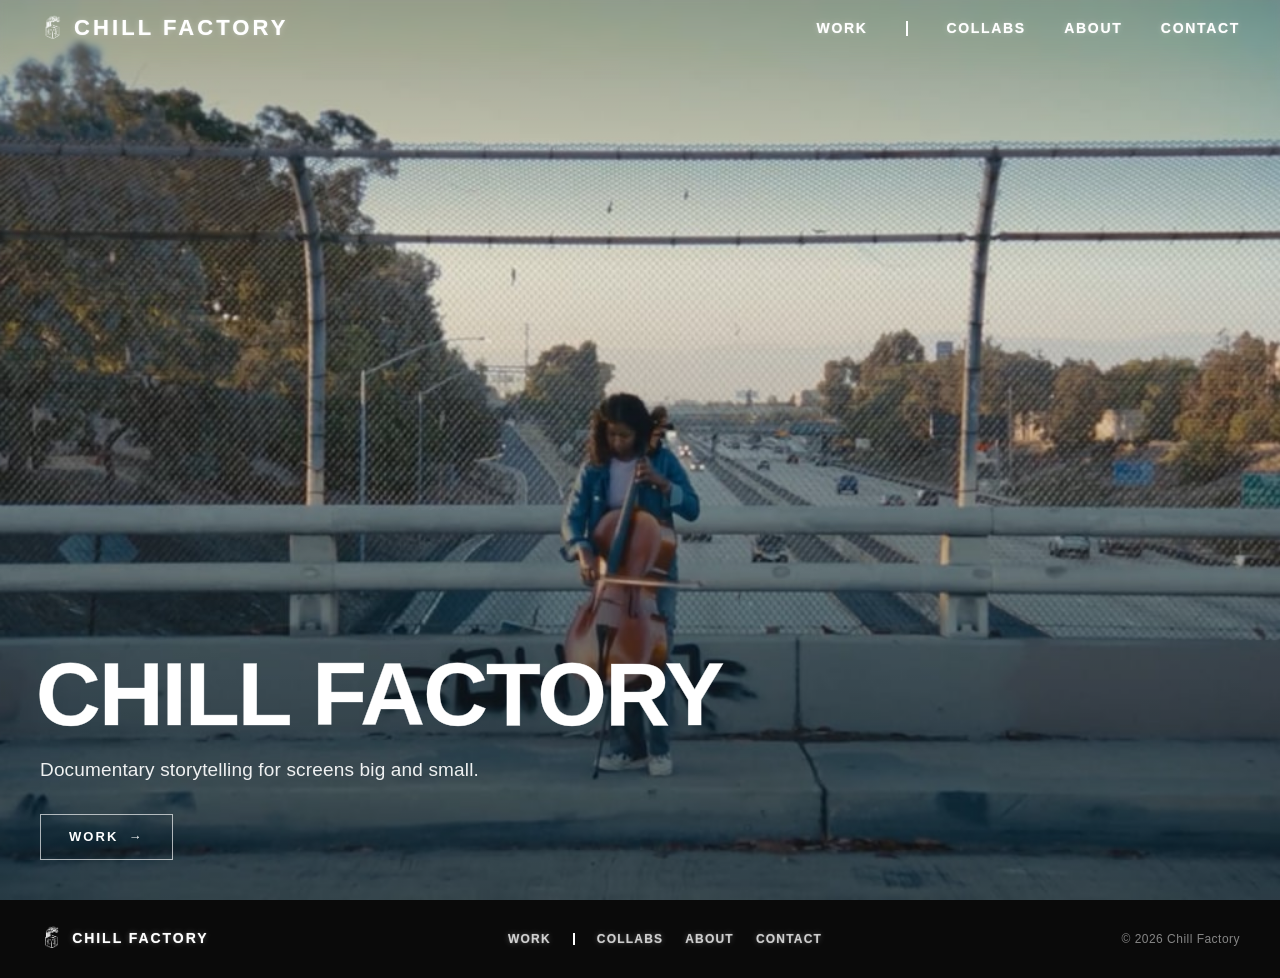
<file: index.html>
<!doctype html>
<html lang="en">
<head>
  <meta charset="utf-8" />
  <meta name="viewport" content="width=device-width, initial-scale=1" />
  <title>CHILL FACTORY</title>
  <meta name="description" content="Chill Factory is the film production company of director Christopher Stoudt. Documentary and branded work for Disney+, Peacock, MSNBC, The New Yorker and more." />
  <!-- Open Graph / social share preview -->
  <meta property="og:type" content="website" />
  <meta property="og:site_name" content="CHILL FACTORY" />
  <meta property="og:url" content="https://chillfactoryfilm.com/" />
  <meta property="og:title" content="CHILL FACTORY" />
  <meta property="og:description" content="Documentary storytelling for screens big and small." />
  <meta property="og:image" content="https://chillfactoryfilm.com/assets/og-image.jpg" />
  <meta property="og:image:width" content="1200" />
  <meta property="og:image:height" content="630" />
  <meta name="twitter:card" content="summary_large_image" />
  <meta name="twitter:title" content="CHILL FACTORY" />
  <meta name="twitter:description" content="Documentary storytelling for screens big and small." />
  <meta name="twitter:image" content="https://chillfactoryfilm.com/assets/og-image.jpg" />
  <!-- Favicon / app icon -->
  <link rel="icon" type="image/png" href="/assets/icon.png" />
  <link rel="apple-touch-icon" href="/assets/icon.png" />
  <link rel="stylesheet" href="css/style.css?v=61" />
</head>
<body>

  <!-- transparent nav sits over the splash video -->
  <header class="nav nav--transparent">
    <a class="brand" href="index.html">Chill Factory</a>
    <button class="nav-toggle" aria-label="Menu">Menu</button>
    <nav class="nav-links">
      <a href="work.html">Work</a>
      <span class="nav-divider" aria-hidden="true"></span>
      <a href="features.html">Collabs</a>
      <a href="about.html">About</a>
      <a href="contact.html">Contact</a>
    </nav>
  </header>

  <!-- SPLASH ------------------------------------------------------------- -->
  <!-- Drop a muted MP4 loop at assets/videos/hero.mp4 to replace the poster.
       Keep the <img> as the poster fallback. -->
  <section class="hero">
    <div id="hero-media" class="hero-media"></div>
    <div class="hero-inner">
      <h1 class="hero-title" data-site="heroTitle">Chill Factory</h1>
      <p class="hero-sub" data-site="heroSub">Documentary storytelling for screens big and small.</p>
      <a class="hero-cta" href="work.html">Work <span aria-hidden="true">&rarr;</span></a>
    </div>
  </section>

  <!-- FOOTER ------------------------------------------------------------- -->
  <footer class="footer">
    <div class="wrap footer-inner">
      <span class="footer-brand"><img src="assets/logo-mark.png" class="footer-mark" alt="" />Chill Factory</span>
      <div class="footer-links">
        <a href="work.html">Work</a>
        <span class="nav-divider" aria-hidden="true"></span>
        <a href="features.html">Collabs</a>
        <a href="about.html">About</a>
        <a href="contact.html">Contact</a>
      </div>
      <small>© <span id="yr"></span> Chill Factory</small>
    </div>
  </footer>

  <script src="js/site.js?v=61"></script>
  <script>document.getElementById("yr").textContent = new Date().getFullYear();</script>

  <!-- Netlify Identity: lets the CMS invite/login redirect work. Harmless otherwise. -->
  <script src="https://identity.netlify.com/v1/netlify-identity-widget.js"></script>
  <script>
    if (window.netlifyIdentity) {
      window.netlifyIdentity.on("init", function (user) {
        if (!user) {
          window.netlifyIdentity.on("login", function () { document.location.href = "/admin/"; });
        }
      });
    }
  </script>
</body>
</html>
</file>
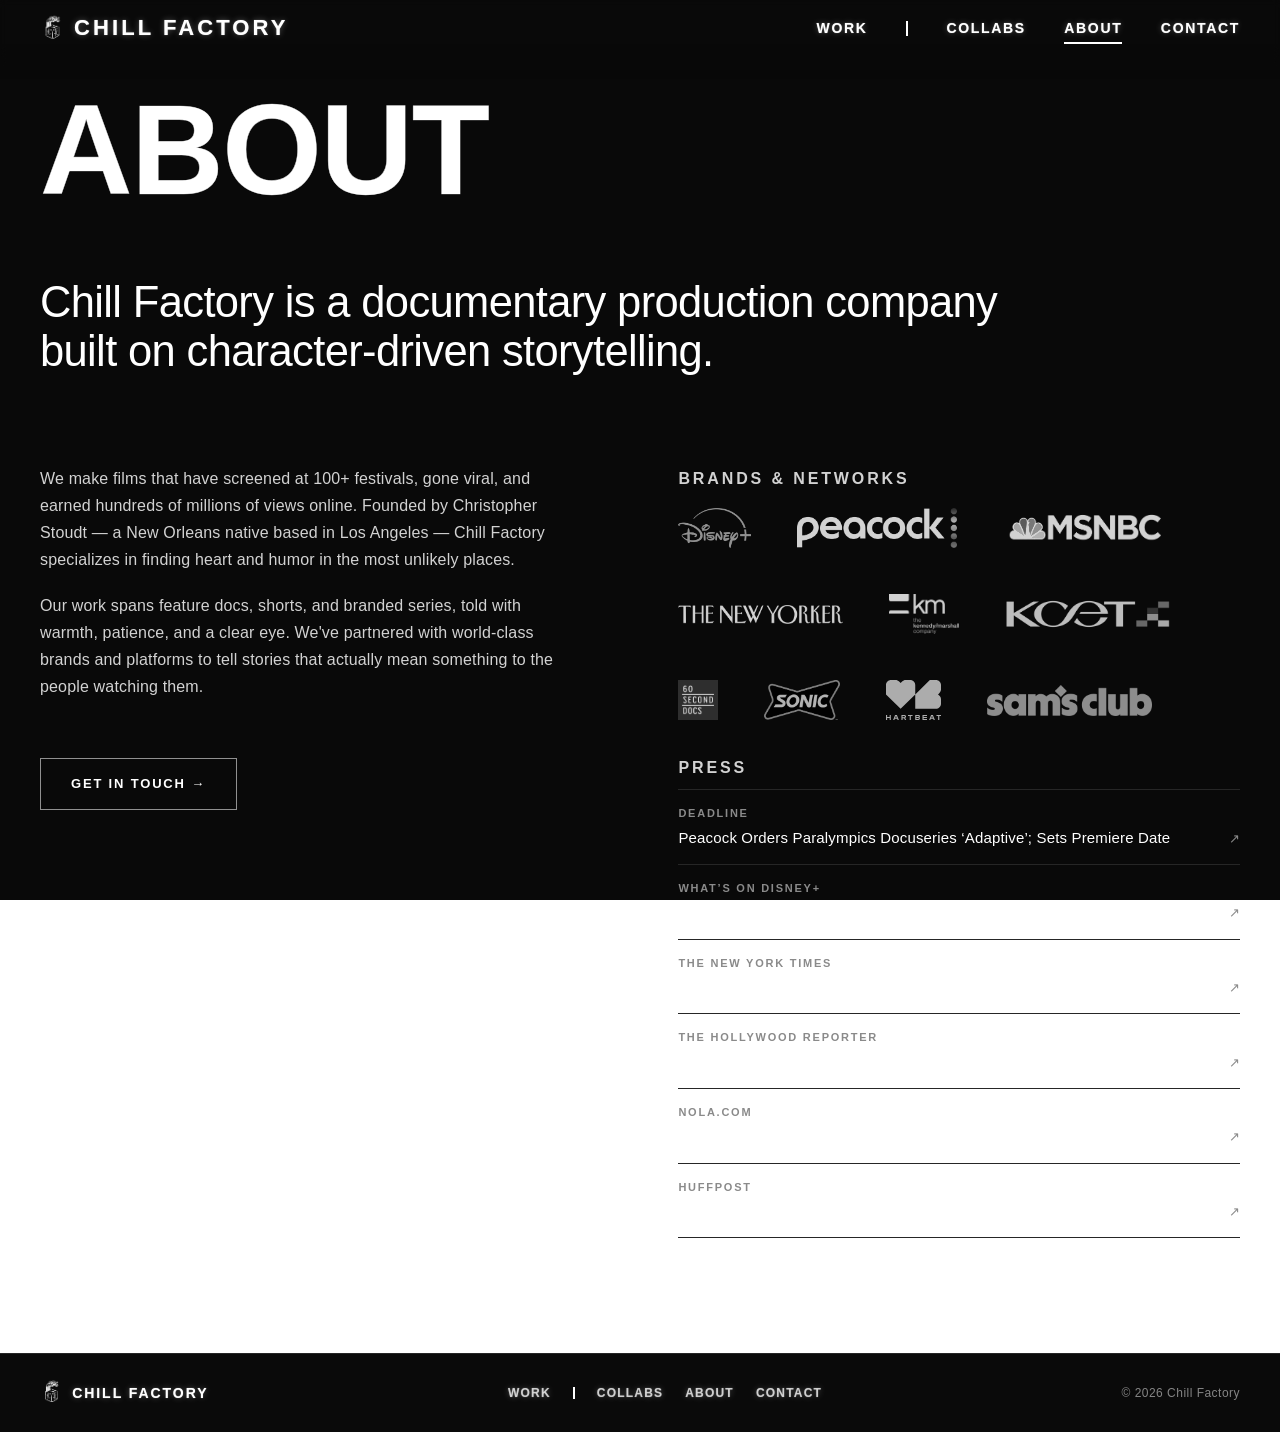
<file: about.html>
<!doctype html>
<html lang="en">
<head>
  <meta charset="utf-8" />
  <meta name="viewport" content="width=device-width, initial-scale=1" />
  <title>ABOUT — CHILL FACTORY</title>
  <meta name="description" content="Chill Factory is the film production company of director Christopher Stoudt — documentary storytelling for Disney+, Peacock, MSNBC, The New Yorker and more." />
  <!-- Open Graph / social share preview -->
  <meta property="og:type" content="website" />
  <meta property="og:site_name" content="CHILL FACTORY" />
  <meta property="og:url" content="https://chillfactoryfilm.com/about.html" />
  <meta property="og:title" content="ABOUT — CHILL FACTORY" />
  <meta property="og:description" content="Documentary storytelling for screens big and small." />
  <meta property="og:image" content="https://chillfactoryfilm.com/assets/og-image.jpg" />
  <meta property="og:image:width" content="1200" />
  <meta property="og:image:height" content="630" />
  <meta name="twitter:card" content="summary_large_image" />
  <meta name="twitter:title" content="ABOUT — CHILL FACTORY" />
  <meta name="twitter:description" content="Documentary storytelling for screens big and small." />
  <meta name="twitter:image" content="https://chillfactoryfilm.com/assets/og-image.jpg" />
  <!-- Favicon / app icon -->
  <link rel="icon" type="image/png" href="/assets/icon.png" />
  <link rel="apple-touch-icon" href="/assets/icon.png" />
  <link rel="stylesheet" href="css/style.css?v=61" />
</head>
<body class="theme-dark page-video">

  <!-- fixed video background (injected from content/site.json aboutBgVideo) -->
  <div id="page-bg" class="page-bg" data-bg-key="aboutBgVideo"></div>

  <header class="nav">
    <a class="brand" href="index.html">Chill Factory</a>
    <button class="nav-toggle" aria-label="Menu">Menu</button>
    <nav class="nav-links">
      <a href="work.html">Work</a>
      <span class="nav-divider" aria-hidden="true"></span>
      <a href="features.html">Collabs</a>
      <a href="about.html" aria-current="page">About</a>
      <a href="contact.html">Contact</a>
    </nav>
  </header>

  <main>
    <div class="wrap page-head">
      <h1 class="page-title page-title--bright">About</h1>
    </div>

    <section class="wrap">
      <p class="about-lead reveal" data-site="aboutLead">A film production company built around documentary storytelling.</p>

      <div class="about-cols">
        <div class="reveal">
          <div data-site-body>
            <p>Chill Factory is the production company of director Christopher Stoudt. Originally from New Orleans and based in Los Angeles, Christopher makes documentary films that have screened at more than 85 festivals, gone viral, and earned hundreds of millions of views online.</p>
          </div>
          <p style="margin-top:28px"><a class="watch-btn" href="contact.html">Get in touch →</a></p>
        </div>

        <div class="reveal">
          <p class="eyebrow" style="margin-bottom:0">Brands &amp; Networks</p>
          <div class="logo-wall" data-brands></div>

          <p class="eyebrow" style="margin:34px 0 0">Press</p>
          <div class="press-list" data-press></div>
        </div>
      </div>
    </section>

    <div style="height: clamp(48px,9vw,120px)"></div>
  </main>

  <footer class="footer">
    <div class="wrap footer-inner">
      <span class="footer-brand"><img src="assets/logo-mark.png" class="footer-mark" alt="" />Chill Factory</span>
      <div class="footer-links">
        <a href="work.html">Work</a>
        <span class="nav-divider" aria-hidden="true"></span>
        <a href="features.html">Collabs</a>
        <a href="about.html">About</a>
        <a href="contact.html">Contact</a>
      </div>
      <small>© <span id="yr"></span> Chill Factory</small>
    </div>
  </footer>

  <script src="js/site.js?v=61"></script>
  <script>document.getElementById("yr").textContent = new Date().getFullYear();</script>
</body>
</html>
</file>
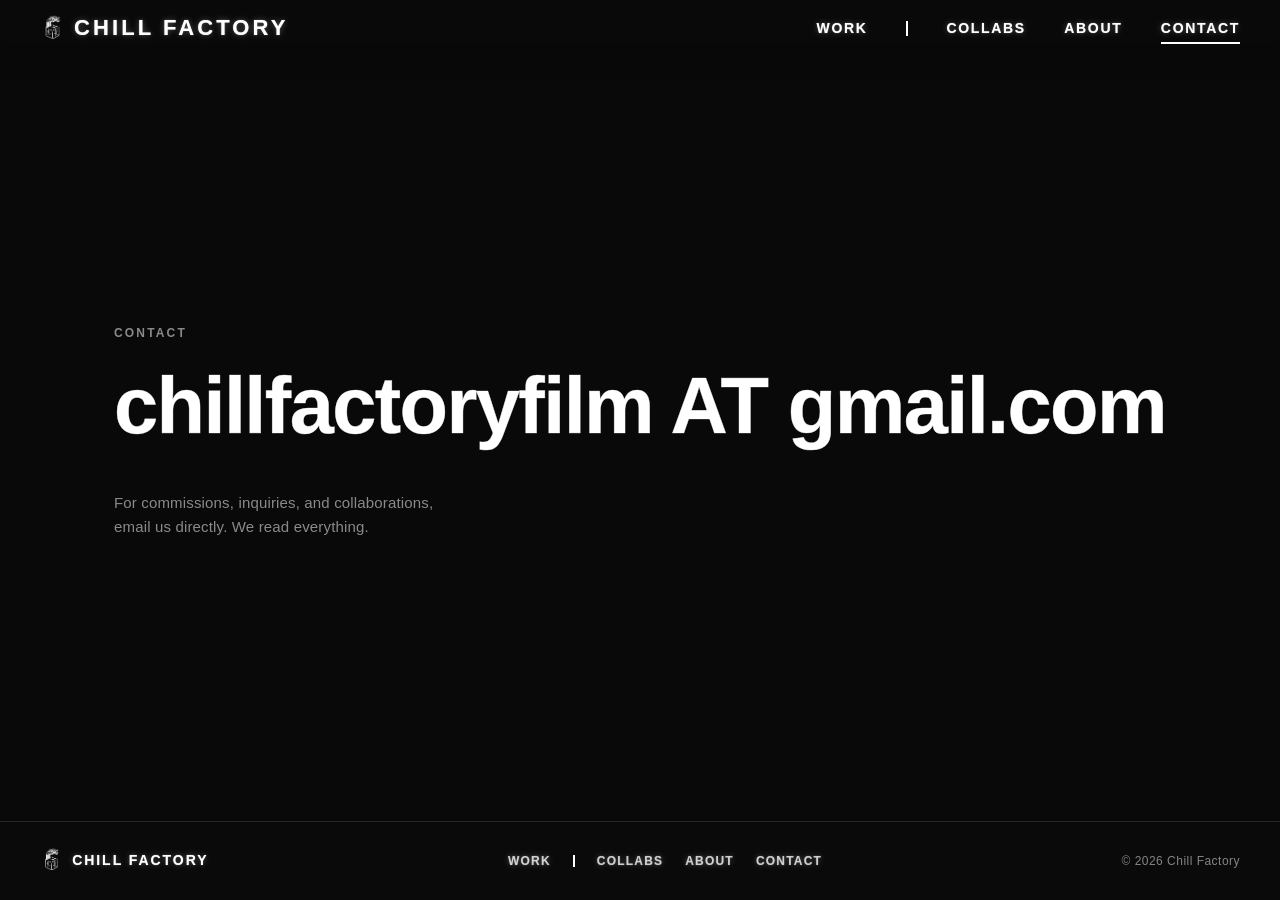
<file: contact.html>
<!doctype html>
<html lang="en">
<head>
  <meta charset="utf-8" />
  <meta name="viewport" content="width=device-width, initial-scale=1" />
  <title>CONTACT — CHILL FACTORY</title>
  <meta name="description" content="Get in touch with Chill Factory." />
  <!-- Open Graph / social share preview -->
  <meta property="og:type" content="website" />
  <meta property="og:site_name" content="CHILL FACTORY" />
  <meta property="og:url" content="https://chillfactoryfilm.com/contact.html" />
  <meta property="og:title" content="CONTACT — CHILL FACTORY" />
  <meta property="og:description" content="Documentary storytelling for screens big and small." />
  <meta property="og:image" content="https://chillfactoryfilm.com/assets/og-image.jpg" />
  <meta property="og:image:width" content="1200" />
  <meta property="og:image:height" content="630" />
  <meta name="twitter:card" content="summary_large_image" />
  <meta name="twitter:title" content="CONTACT — CHILL FACTORY" />
  <meta name="twitter:description" content="Documentary storytelling for screens big and small." />
  <meta name="twitter:image" content="https://chillfactoryfilm.com/assets/og-image.jpg" />
  <!-- Favicon / app icon -->
  <link rel="icon" type="image/png" href="/assets/icon.png" />
  <link rel="apple-touch-icon" href="/assets/icon.png" />
  <link rel="stylesheet" href="css/style.css?v=61" />
</head>
<body class="page-contact theme-dark page-video">

  <div id="page-bg" class="page-bg" data-bg-key="contactBgVideo"></div>

  <header class="nav">
    <a class="brand" href="index.html">Chill Factory</a>
    <button class="nav-toggle" aria-label="Menu">Menu</button>
    <nav class="nav-links">
      <a href="work.html">Work</a>
      <span class="nav-divider" aria-hidden="true"></span>
      <a href="features.html">Collabs</a>
      <a href="about.html">About</a>
      <a href="contact.html" aria-current="page">Contact</a>
    </nav>
  </header>

  <main>
    <div class="wrap contact-wrap">
      <div>
        <p class="eyebrow">Contact</p>
        <a class="email-huge" data-email href="#">chillfactoryfilm AT gmail.com</a>
        <div class="social-row" data-socials></div>
        <p data-site="contactNote" style="margin-top:44px; color:var(--muted); max-width:48ch; font-size:15px; line-height:1.6">
          For commissions, inquiries, and collaborations, email us directly. We read everything.
        </p>
      </div>
    </div>
  </main>

  <footer class="footer">
    <div class="wrap footer-inner">
      <span class="footer-brand"><img src="assets/logo-mark.png" class="footer-mark" alt="" />Chill Factory</span>
      <div class="footer-links">
        <a href="work.html">Work</a>
        <span class="nav-divider" aria-hidden="true"></span>
        <a href="features.html">Collabs</a>
        <a href="about.html">About</a>
        <a href="contact.html">Contact</a>
      </div>
      <small>© <span id="yr"></span> Chill Factory</small>
    </div>
  </footer>

  <script src="js/site.js?v=61"></script>
  <script>document.getElementById("yr").textContent = new Date().getFullYear();</script>
</body>
</html>
</file>
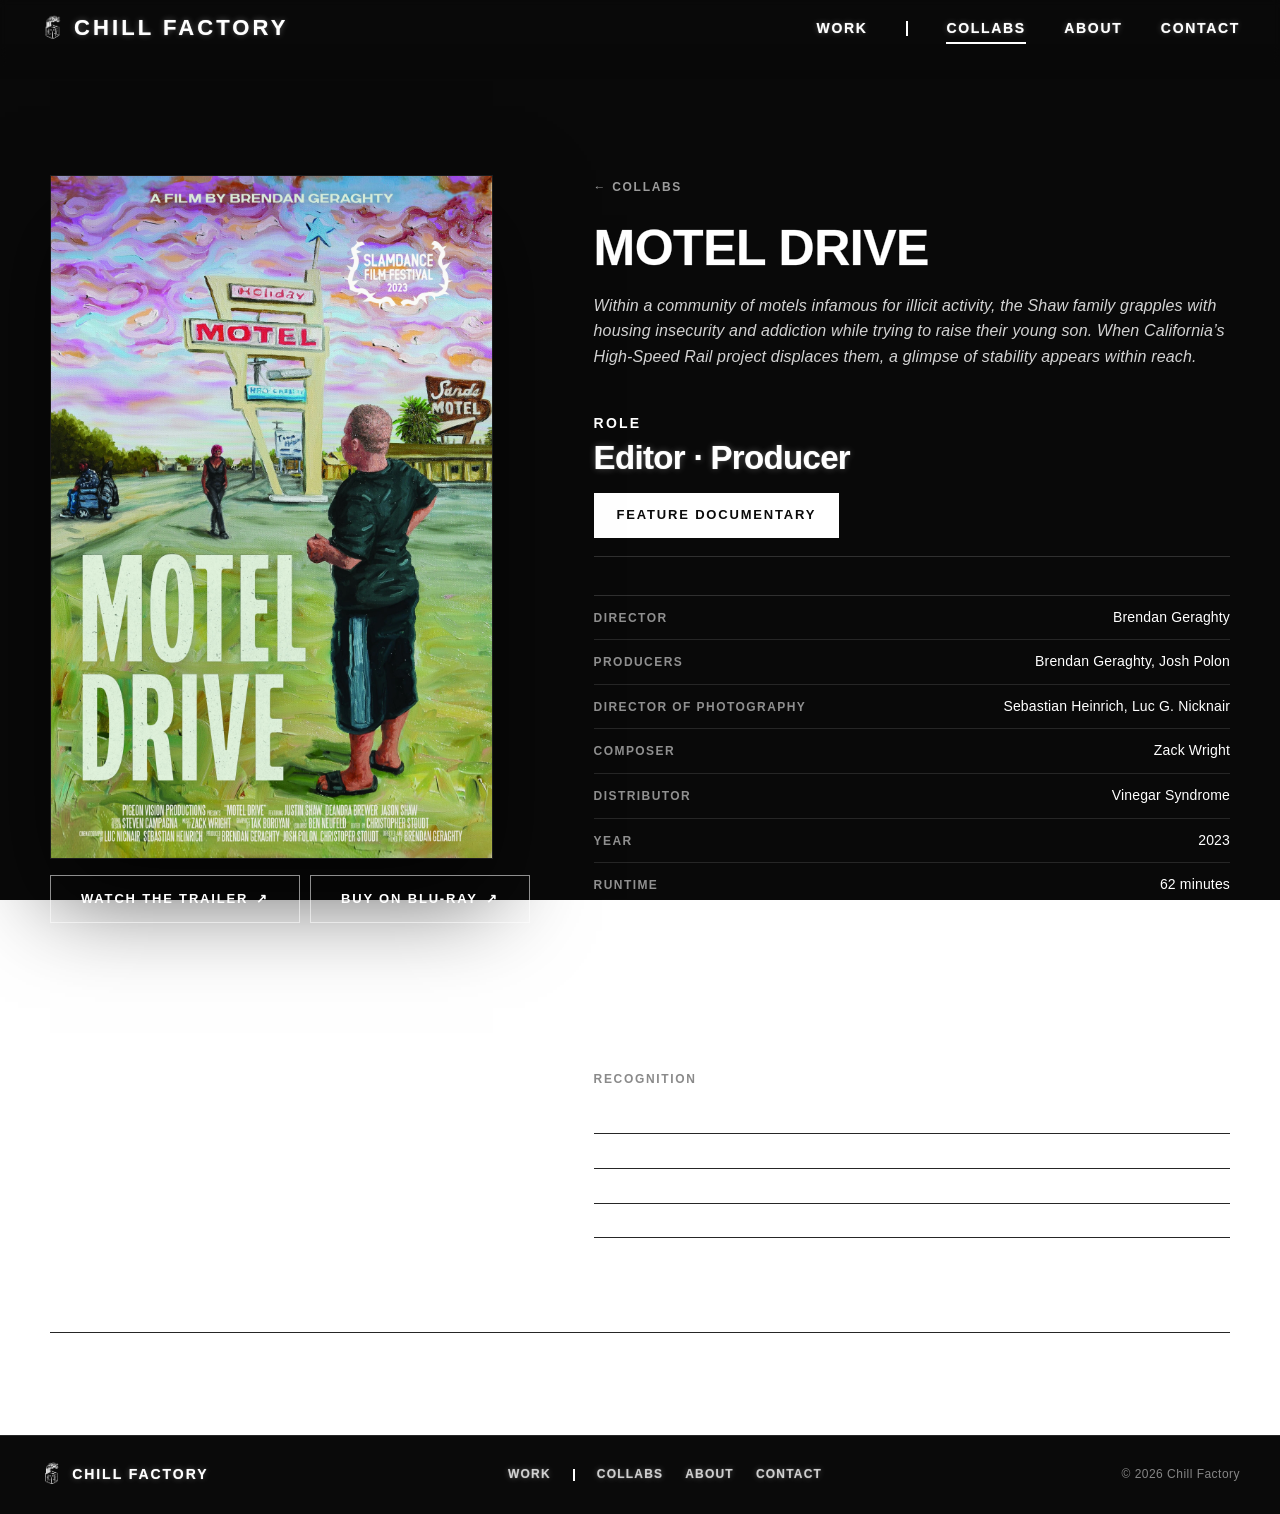
<file: feature-motel-drive.html>
<!doctype html>
<html lang="en">
<head>
  <meta charset="utf-8" />
  <meta name="viewport" content="width=device-width, initial-scale=1" />
  <title>MOTEL DRIVE — CHILL FACTORY</title>
  <meta name="description" content="Motel Drive — edited and produced by Christopher Stoudt." />
  <!-- Open Graph / social share preview -->
  <meta property="og:type" content="website" />
  <meta property="og:site_name" content="CHILL FACTORY" />
  <meta property="og:url" content="https://chillfactoryfilm.com/feature-motel-drive.html" />
  <meta property="og:title" content="MOTEL DRIVE — CHILL FACTORY" />
  <meta property="og:description" content="Documentary storytelling for screens big and small." />
  <meta property="og:image" content="https://chillfactoryfilm.com/assets/og-image.jpg" />
  <meta property="og:image:width" content="1200" />
  <meta property="og:image:height" content="630" />
  <meta name="twitter:card" content="summary_large_image" />
  <meta name="twitter:title" content="MOTEL DRIVE — CHILL FACTORY" />
  <meta name="twitter:description" content="Documentary storytelling for screens big and small." />
  <meta name="twitter:image" content="https://chillfactoryfilm.com/assets/og-image.jpg" />
  <!-- Favicon / app icon -->
  <link rel="icon" type="image/png" href="/assets/icon.png" />
  <link rel="apple-touch-icon" href="/assets/icon.png" />
  <link rel="stylesheet" href="css/style.css?v=61" />
</head>
<body class="theme-dark page-video">

  <!-- fixed video background (injected from content/site.json motelBgVideo) -->
  <div id="page-bg" class="page-bg" data-bg-key="motelBgVideo"></div>

  <header class="nav">
    <a class="brand" href="index.html">Chill Factory</a>
    <button class="nav-toggle" aria-label="Menu">Menu</button>
    <nav class="nav-links">
      <a href="work.html">Work</a>
      <span class="nav-divider" aria-hidden="true"></span>
      <a href="features.html" aria-current="page">Collabs</a>
      <a href="about.html">About</a>
      <a href="contact.html">Contact</a>
    </nav>
  </header>

  <main>
    <div class="wrap">
      <div class="feature-stage">

        <div class="feature-poster reveal">
          <img src="assets/posters/motel-drive.jpg" alt="Motel Drive — one-sheet" />
          <div class="poster-chips">
            <a class="poster-chip" href="https://www.youtube.com/watch?v=s5SAuL7zEWk" target="_blank" rel="noopener">Watch the trailer <span aria-hidden="true">↗</span></a>
            <a class="poster-chip" href="https://vinegarsyndrome.com/collections/dekanalog/products/motel-drive" target="_blank" rel="noopener">Buy on Blu-ray <span aria-hidden="true">↗</span></a>
          </div>
        </div>

        <div class="feature-info reveal">
          <a class="back-link" href="features.html">← Collabs</a>
          <h1 class="feature-title">Motel Drive</h1>
          <p class="feature-logline">Within a community of motels infamous for illicit activity, the Shaw family grapples with housing insecurity and addiction while trying to raise their young son. When California’s High-Speed Rail project displaces them, a glimpse of stability appears within reach.</p>

          <div class="role-lead">
            <span class="role-lead-label">Role</span>
            <span class="role-lead-role">Editor · Producer</span>
            <div class="role-tags">
              <span class="role-tag role-tag--fill">Feature Documentary</span>
            </div>
          </div>

          <dl class="feature-meta">
            <div><dt>Director</dt><dd>Brendan Geraghty</dd></div>
            <div><dt>Producers</dt><dd>Brendan&nbsp;Geraghty, Josh&nbsp;Polon</dd></div>
            <div><dt>Director of Photography</dt><dd>Sebastian&nbsp;Heinrich, Luc&nbsp;G.&nbsp;Nicknair</dd></div>
            <div><dt>Composer</dt><dd>Zack Wright</dd></div>
            <div><dt>Distributor</dt><dd>Vinegar Syndrome</dd></div>
            <div><dt>Year</dt><dd>2023</dd></div>
            <div><dt>Runtime</dt><dd>62 minutes</dd></div>
          </dl>

          <a class="feature-quote-link" href="https://filmthreat.com/reviews/motel-drive/" target="_blank" rel="noopener">
            <blockquote class="feature-quote">
              <p>“One of the most striking statements about the American housing nightmare we have seen.”</p>
              <cite>Film Threat <span>(9/10)</span></cite>
            </blockquote>
          </a>

          <div class="tag-block tag-block--laurels feature-block">
            <h3>Recognition</h3>
            <ul>
              <li><b>Premiere</b> — Slamdance 2023</li>
              <li><b>Best Documentary</b> — Lighthouse International Film Festival</li>
              <li>Official Selection — San Francisco Documentary Festival 2023</li>
              <li>Official Selection — Arizona International Film Festival 2023</li>
            </ul>
          </div>
        </div>

      </div>

      <nav class="prevnext">
        <a href="feature.html">← A Photographic Memory</a>
        <a href="features.html">Collabs →</a>
      </nav>
    </div>
  </main>

  <footer class="footer">
    <div class="wrap footer-inner">
      <span class="footer-brand"><img src="assets/logo-mark.png" class="footer-mark" alt="" />Chill Factory</span>
      <div class="footer-links">
        <a href="work.html">Work</a>
        <span class="nav-divider" aria-hidden="true"></span>
        <a href="features.html">Collabs</a>
        <a href="about.html">About</a>
        <a href="contact.html">Contact</a>
      </div>
      <small>© <span id="yr"></span> Chill Factory</small>
    </div>
  </footer>

  <script src="js/site.js?v=61"></script>
  <script>document.getElementById("yr").textContent = new Date().getFullYear();</script>
</body>
</html>
</file>
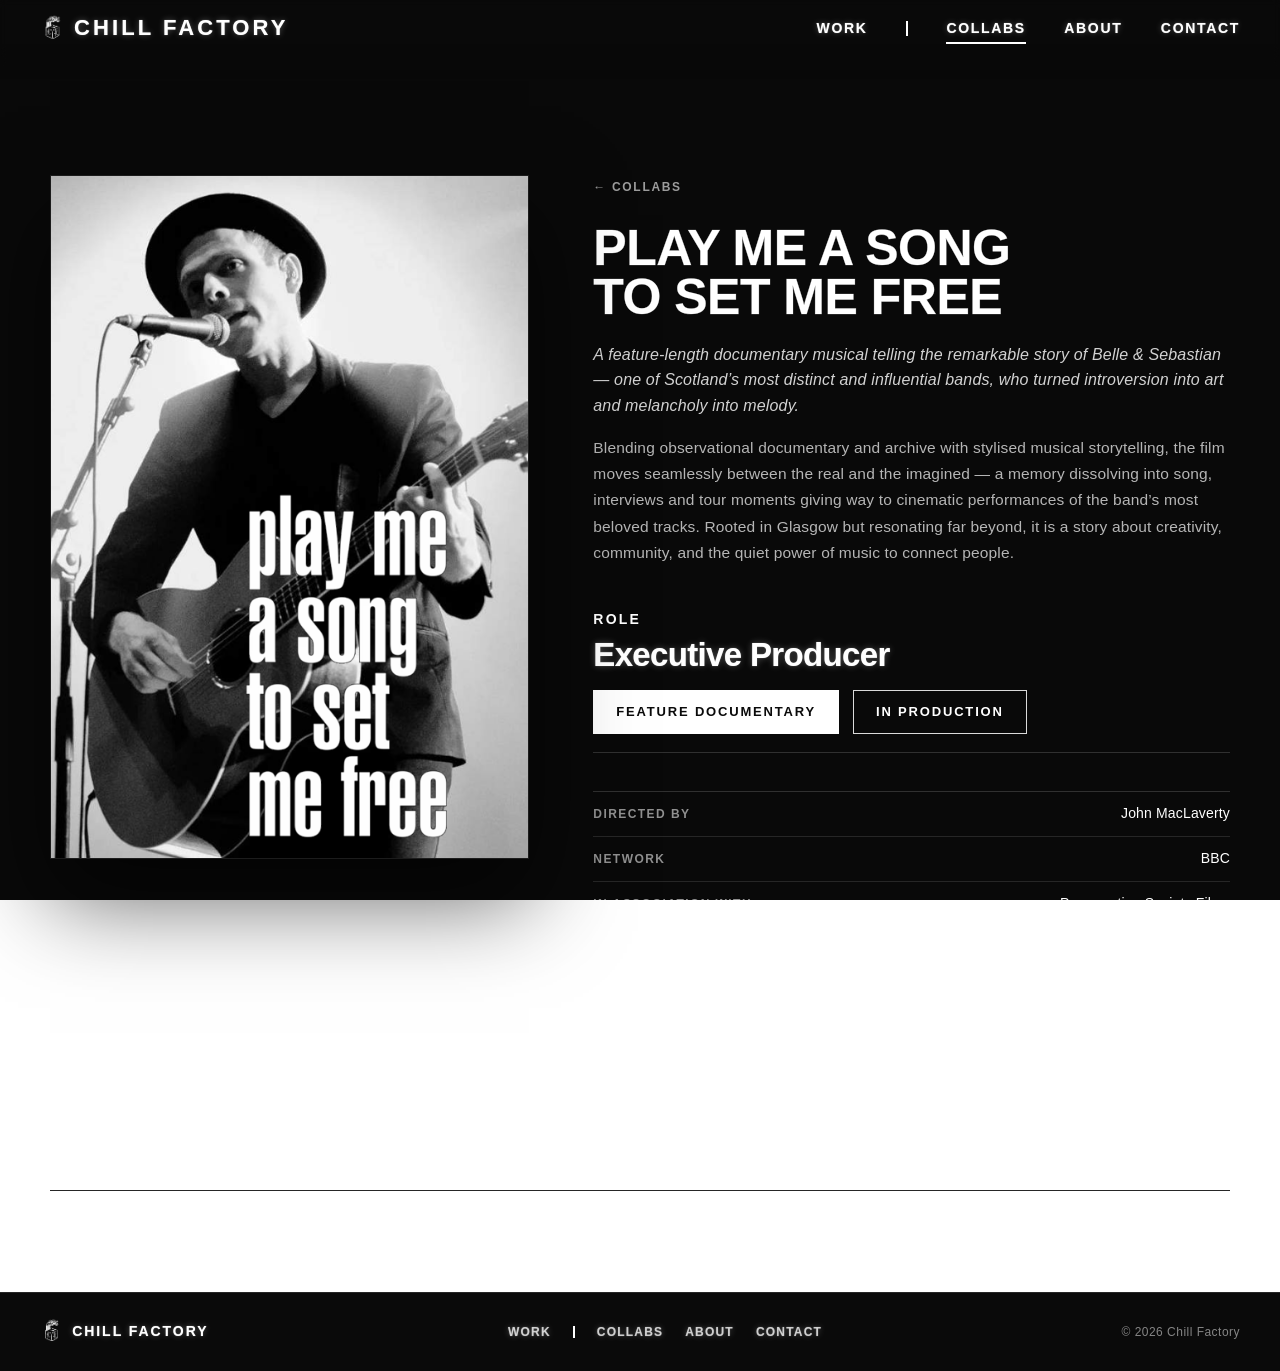
<file: feature-play-me-a-song.html>
<!doctype html>
<html lang="en">
<head>
  <meta charset="utf-8" />
  <meta name="viewport" content="width=device-width, initial-scale=1" />
  <title>PLAY ME A SONG TO SET ME FREE — CHILL FACTORY</title>
  <meta name="description" content="Play Me a Song to Set Me Free — a documentary musical about Belle & Sebastian. Executive produced by Christopher Stoudt." />
  <!-- Open Graph / social share preview -->
  <meta property="og:type" content="website" />
  <meta property="og:site_name" content="CHILL FACTORY" />
  <meta property="og:url" content="https://chillfactoryfilm.com/feature-play-me-a-song.html" />
  <meta property="og:title" content="PLAY ME A SONG TO SET ME FREE — CHILL FACTORY" />
  <meta property="og:description" content="Documentary storytelling for screens big and small." />
  <meta property="og:image" content="https://chillfactoryfilm.com/assets/og-image.jpg" />
  <meta property="og:image:width" content="1200" />
  <meta property="og:image:height" content="630" />
  <meta name="twitter:card" content="summary_large_image" />
  <meta name="twitter:title" content="PLAY ME A SONG TO SET ME FREE — CHILL FACTORY" />
  <meta name="twitter:description" content="Documentary storytelling for screens big and small." />
  <meta name="twitter:image" content="https://chillfactoryfilm.com/assets/og-image.jpg" />
  <!-- Favicon / app icon -->
  <link rel="icon" type="image/png" href="/assets/icon.png" />
  <link rel="apple-touch-icon" href="/assets/icon.png" />
  <link rel="stylesheet" href="css/style.css?v=61" />
</head>
<body class="theme-dark page-video">

  <!-- fixed video background (injected from content/site.json playmeBgVideo) -->
  <div id="page-bg" class="page-bg" data-bg-key="playmeBgVideo"></div>

  <header class="nav">
    <a class="brand" href="index.html">Chill Factory</a>
    <button class="nav-toggle" aria-label="Menu">Menu</button>
    <nav class="nav-links">
      <a href="work.html">Work</a>
      <span class="nav-divider" aria-hidden="true"></span>
      <a href="features.html" aria-current="page">Collabs</a>
      <a href="about.html">About</a>
      <a href="contact.html">Contact</a>
    </nav>
  </header>

  <main>
    <div class="wrap">
      <div class="feature-stage">

        <div class="feature-poster reveal">
          <img src="assets/posters/play-me-a-song.png" alt="Play Me a Song to Set Me Free — one-sheet" />
        </div>

        <div class="feature-info reveal">
          <a class="back-link" href="features.html">← Collabs</a>
          <h1 class="feature-title">Play Me a Song to Set Me Free</h1>
          <p class="feature-logline">A feature-length documentary musical telling the remarkable story of Belle &amp; Sebastian — one of Scotland’s most distinct and influential bands, who turned introversion into art and melancholy into melody.</p>
          <p class="feature-desc">Blending observational documentary and archive with stylised musical storytelling, the film moves seamlessly between the real and the imagined — a memory dissolving into song, interviews and tour moments giving way to cinematic performances of the band’s most beloved tracks. Rooted in Glasgow but resonating far beyond, it is a story about creativity, community, and the quiet power of music to connect people.</p>

          <div class="role-lead">
            <span class="role-lead-label">Role</span>
            <span class="role-lead-role">Executive Producer</span>
            <div class="role-tags">
              <span class="role-tag role-tag--fill">Feature Documentary</span>
              <span class="role-tag role-tag--line">In Production</span>
            </div>
          </div>

          <dl class="feature-meta">
            <div><dt>Directed By</dt><dd>John MacLaverty</dd></div>
            <div><dt>Network</dt><dd>BBC</dd></div>
            <div><dt>In Association With</dt><dd>Preservation Society Films</dd></div>
            <div><dt>Production Companies</dt><dd>Incredible&nbsp;Telly, Forest&nbsp;of&nbsp;Black</dd></div>
            <div><dt>Producers</dt><dd>Sarah&nbsp;Howitt, Beth&nbsp;Allan</dd></div>
            <div><dt>Executive Producers</dt><dd>Rachel&nbsp;Elizabeth&nbsp;Seed, Ryan&nbsp;Suffern,<br>Charlie&nbsp;Phillips, Augie&nbsp;Gallo</dd></div>
          </dl>

        </div>

      </div>

      <nav class="prevnext">
        <a href="features.html">← Collabs</a>
        <a href="feature.html">A Photographic Memory →</a>
      </nav>
    </div>
  </main>

  <footer class="footer">
    <div class="wrap footer-inner">
      <span class="footer-brand"><img src="assets/logo-mark.png" class="footer-mark" alt="" />Chill Factory</span>
      <div class="footer-links">
        <a href="work.html">Work</a>
        <span class="nav-divider" aria-hidden="true"></span>
        <a href="features.html">Collabs</a>
        <a href="about.html">About</a>
        <a href="contact.html">Contact</a>
      </div>
      <small>© <span id="yr"></span> Chill Factory</small>
    </div>
  </footer>

  <script src="js/site.js?v=61"></script>
  <script>document.getElementById("yr").textContent = new Date().getFullYear();</script>
</body>
</html>
</file>
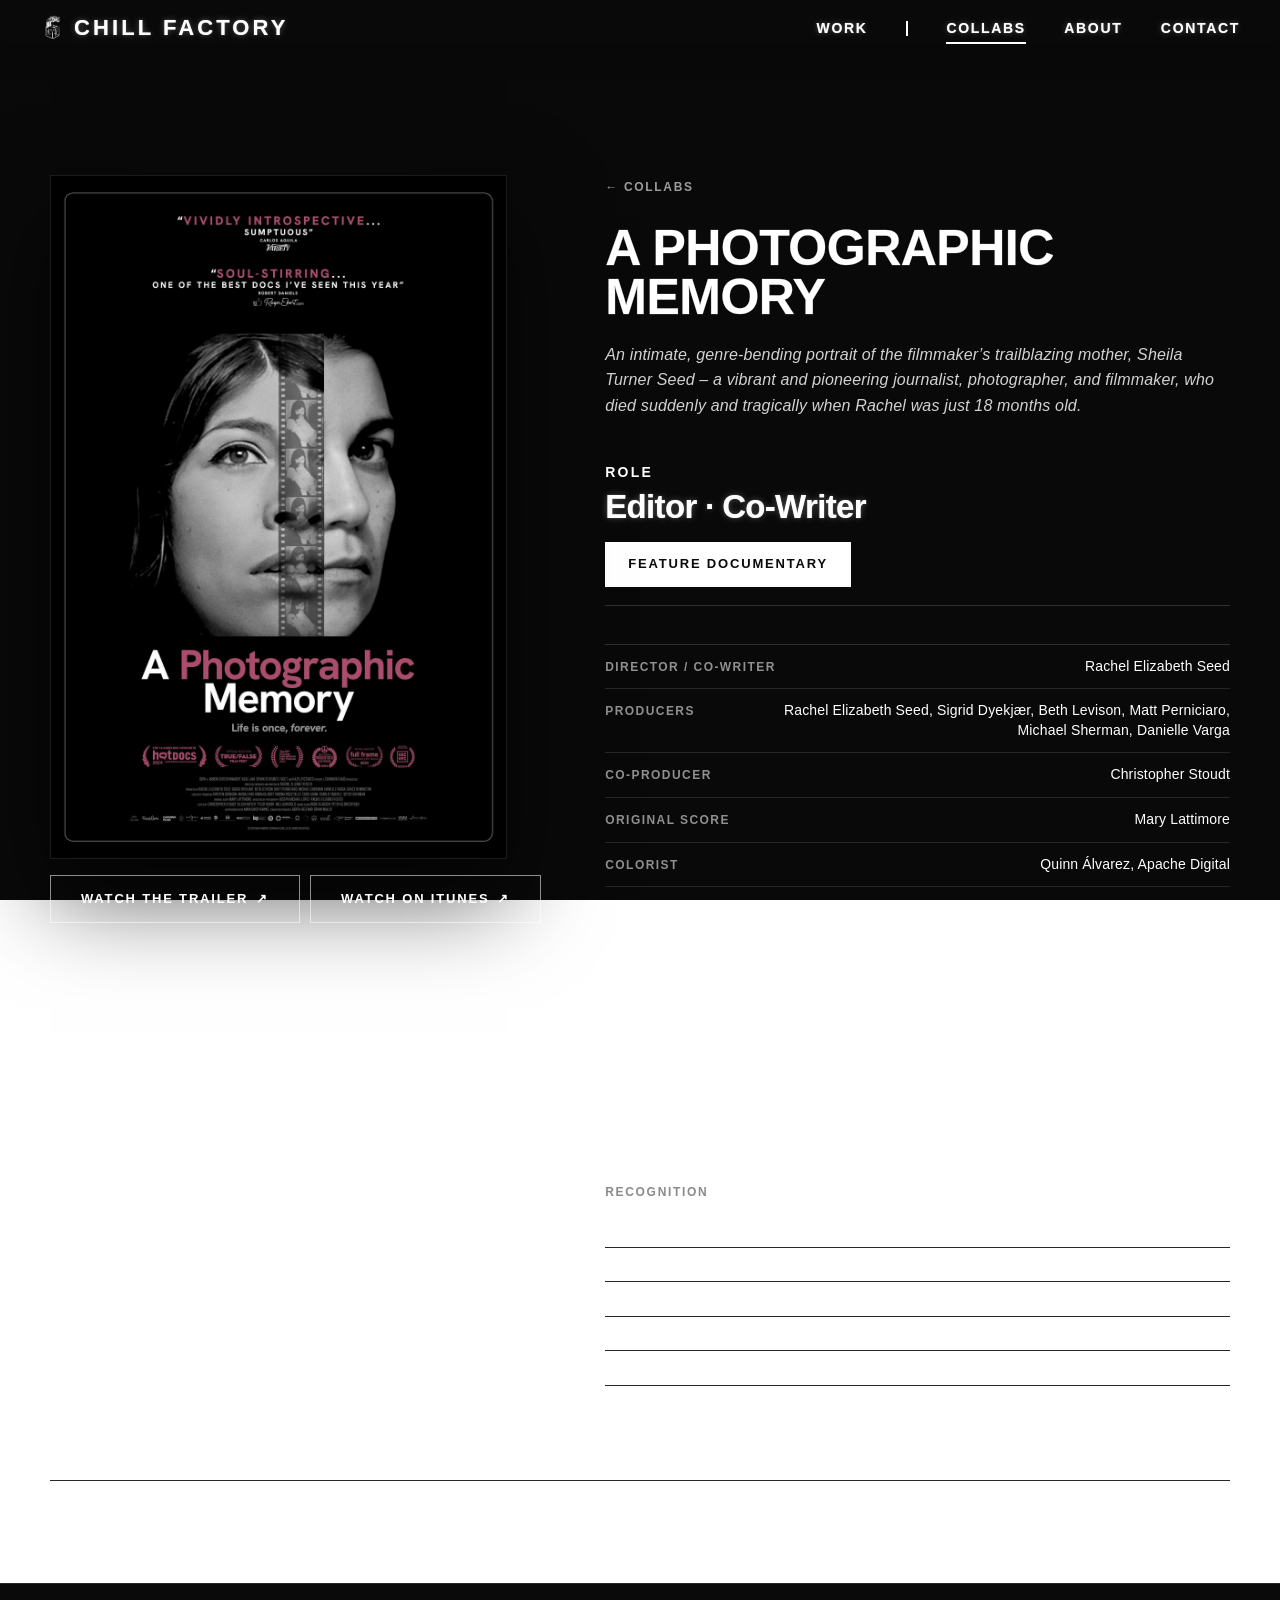
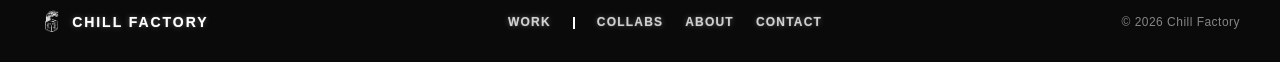
<file: feature.html>
<!doctype html>
<html lang="en">
<head>
  <meta charset="utf-8" />
  <meta name="viewport" content="width=device-width, initial-scale=1" />
  <title>A PHOTOGRAPHIC MEMORY — CHILL FACTORY</title>
  <meta name="description" content="A Photographic Memory — edited, co-written, and co-produced by Christopher Stoudt." />
  <!-- Open Graph / social share preview -->
  <meta property="og:type" content="website" />
  <meta property="og:site_name" content="CHILL FACTORY" />
  <meta property="og:url" content="https://chillfactoryfilm.com/feature.html" />
  <meta property="og:title" content="A PHOTOGRAPHIC MEMORY — CHILL FACTORY" />
  <meta property="og:description" content="Documentary storytelling for screens big and small." />
  <meta property="og:image" content="https://chillfactoryfilm.com/assets/og-image.jpg" />
  <meta property="og:image:width" content="1200" />
  <meta property="og:image:height" content="630" />
  <meta name="twitter:card" content="summary_large_image" />
  <meta name="twitter:title" content="A PHOTOGRAPHIC MEMORY — CHILL FACTORY" />
  <meta name="twitter:description" content="Documentary storytelling for screens big and small." />
  <meta name="twitter:image" content="https://chillfactoryfilm.com/assets/og-image.jpg" />
  <!-- Favicon / app icon -->
  <link rel="icon" type="image/png" href="/assets/icon.png" />
  <link rel="apple-touch-icon" href="/assets/icon.png" />
  <link rel="stylesheet" href="css/style.css?v=61" />
</head>
<body class="theme-dark page-video">

  <!-- fixed video background (injected from content/site.json featureBgVideo) -->
  <div id="page-bg" class="page-bg" data-bg-key="featureBgVideo"></div>

  <header class="nav">
    <a class="brand" href="index.html">Chill Factory</a>
    <button class="nav-toggle" aria-label="Menu">Menu</button>
    <nav class="nav-links">
      <a href="work.html">Work</a>
      <span class="nav-divider" aria-hidden="true"></span>
      <a href="features.html" aria-current="page">Collabs</a>
      <a href="about.html">About</a>
      <a href="contact.html">Contact</a>
    </nav>
  </header>

  <main>
    <div class="wrap">
      <div class="feature-stage">

        <div class="feature-poster reveal">
          <img src="assets/posters/a-photographic-memory.jpg" alt="A Photographic Memory — one-sheet" />
          <div class="poster-chips">
            <a class="poster-chip" href="https://www.youtube.com/watch?v=wtcZiEvyG1A" target="_blank" rel="noopener">Watch the trailer <span aria-hidden="true">↗</span></a>
            <a class="poster-chip" href="https://tv.apple.com/us/movie/a-photographic-memory/umc.cmc.sl60axm12d084ned8z6xhqso" target="_blank" rel="noopener">Watch on iTunes <span aria-hidden="true">↗</span></a>
          </div>
        </div>

        <div class="feature-info reveal">
          <a class="back-link" href="features.html">← Collabs</a>
          <h1 class="feature-title">A Photographic Memory</h1>
          <p class="feature-logline">An intimate, genre-bending portrait of the filmmaker’s trailblazing mother, Sheila Turner Seed – a vibrant and pioneering journalist, photographer, and filmmaker, who died suddenly and tragically when Rachel was just 18 months old.</p>

          <div class="role-lead">
            <span class="role-lead-label">Role</span>
            <span class="role-lead-role">Editor · Co-Writer</span>
            <div class="role-tags">
              <span class="role-tag role-tag--fill">Feature Documentary</span>
            </div>
          </div>

          <dl class="feature-meta">
            <div><dt>Director / Co-Writer</dt><dd>Rachel Elizabeth Seed</dd></div>
            <div><dt>Producers</dt><dd>Rachel&nbsp;Elizabeth&nbsp;Seed, Sigrid&nbsp;Dyekjær, Beth&nbsp;Levison, Matt&nbsp;Perniciaro, Michael&nbsp;Sherman, Danielle&nbsp;Varga</dd></div>
            <div><dt>Co-Producer</dt><dd>Christopher Stoudt</dd></div>
            <div><dt>Original Score</dt><dd>Mary Lattimore</dd></div>
            <div><dt>Colorist</dt><dd>Quinn&nbsp;Álvarez, Apache&nbsp;Digital</dd></div>
            <div><dt>Distributor</dt><dd>Zeitgeist Films / Kino Lorber</dd></div>
            <div><dt>Year</dt><dd>2024</dd></div>
            <div><dt>Runtime</dt><dd>85 minutes</dd></div>
          </dl>

          <a class="feature-quote-link" href="https://www.nytimes.com/2024/11/21/movies/a-photographic-memory-review.html" target="_blank" rel="noopener">
            <blockquote class="feature-quote">
              <p>“A moving meditation on memory, interpretation, and the nature of photography itself.”</p>
              <cite>The New York Times <span>Critic’s Pick</span></cite>
            </blockquote>
          </a>

          <div class="tag-block tag-block--laurels feature-block">
            <h3>Recognition</h3>
            <ul>
              <li><b>Critic’s Pick</b> — <em>The New York Times</em></li>
              <li><b>Winner</b> — Truer Than Fiction Award, 2025 Film Independent Spirit Awards</li>
              <li><b>World Premiere</b> — True/False Film Festival</li>
              <li>100% on Rotten Tomatoes · 90 on Metacritic</li>
              <li>Streaming on iTunes, Amazon, and Kanopy</li>
            </ul>
          </div>
        </div>

      </div>

      <nav class="prevnext">
        <a href="feature-play-me-a-song.html">← Play Me a Song to Set Me Free</a>
        <a href="feature-motel-drive.html">Motel Drive →</a>
      </nav>
    </div>
  </main>

  <footer class="footer">
    <div class="wrap footer-inner">
      <span class="footer-brand"><img src="assets/logo-mark.png" class="footer-mark" alt="" />Chill Factory</span>
      <div class="footer-links">
        <a href="work.html">Work</a>
        <span class="nav-divider" aria-hidden="true"></span>
        <a href="features.html">Collabs</a>
        <a href="about.html">About</a>
        <a href="contact.html">Contact</a>
      </div>
      <small>© <span id="yr"></span> Chill Factory</small>
    </div>
  </footer>

  <script src="js/site.js?v=61"></script>
  <script>document.getElementById("yr").textContent = new Date().getFullYear();</script>
</body>
</html>
</file>
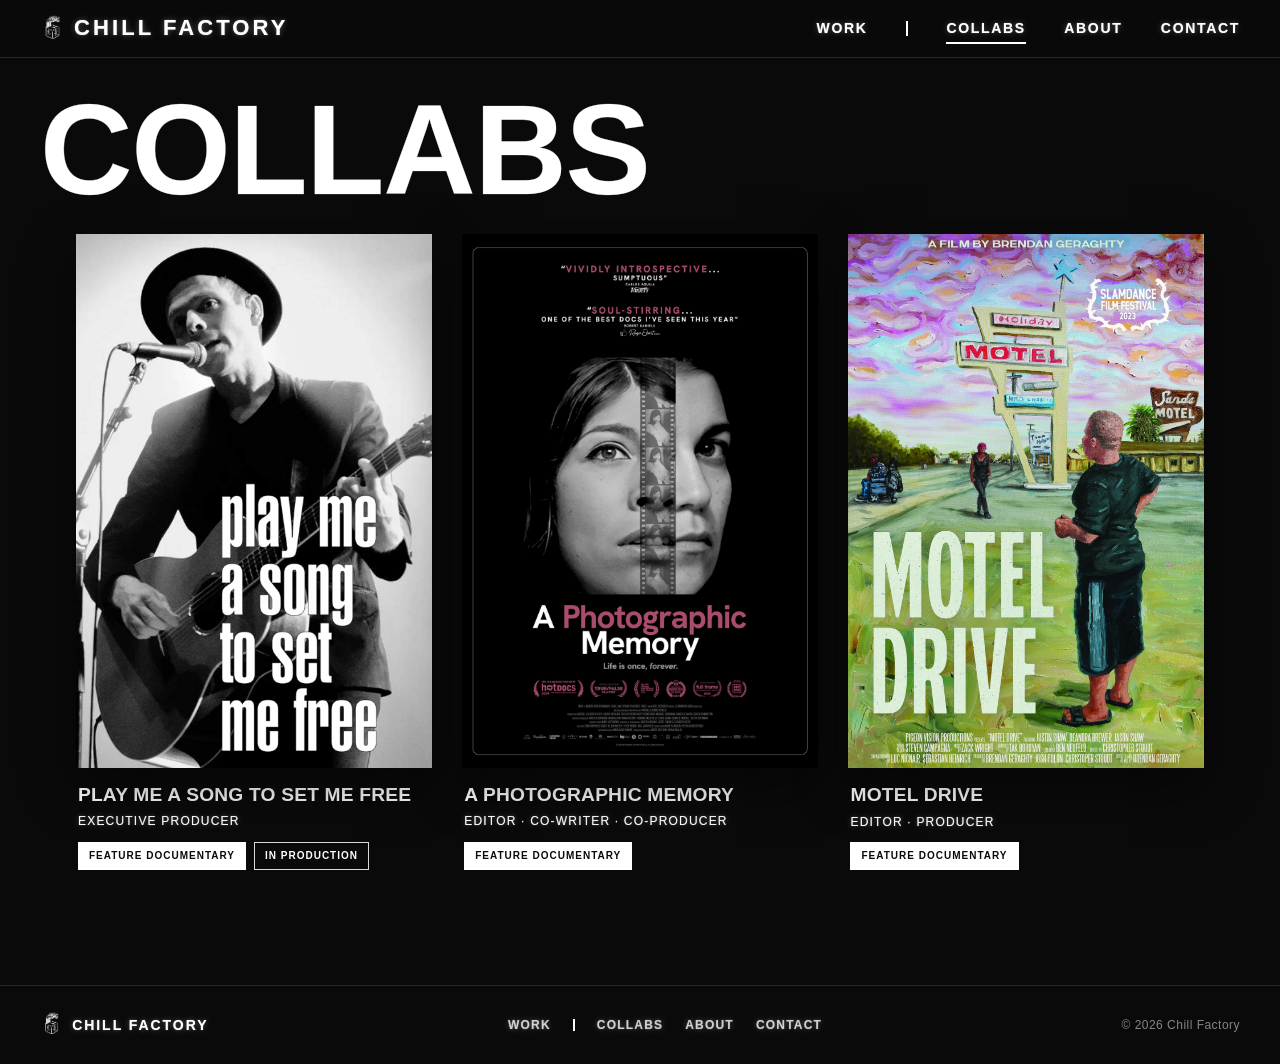
<file: features.html>
<!doctype html>
<html lang="en">
<head>
  <meta charset="utf-8" />
  <meta name="viewport" content="width=device-width, initial-scale=1" />
  <title>COLLABS — CHILL FACTORY</title>
  <meta name="description" content="Feature films by Chill Factory — told through their one-sheets." />
  <!-- Open Graph / social share preview -->
  <meta property="og:type" content="website" />
  <meta property="og:site_name" content="CHILL FACTORY" />
  <meta property="og:url" content="https://chillfactoryfilm.com/features.html" />
  <meta property="og:title" content="COLLABS — CHILL FACTORY" />
  <meta property="og:description" content="Documentary storytelling for screens big and small." />
  <meta property="og:image" content="https://chillfactoryfilm.com/assets/og-image.jpg" />
  <meta property="og:image:width" content="1200" />
  <meta property="og:image:height" content="630" />
  <meta name="twitter:card" content="summary_large_image" />
  <meta name="twitter:title" content="COLLABS — CHILL FACTORY" />
  <meta name="twitter:description" content="Documentary storytelling for screens big and small." />
  <meta name="twitter:image" content="https://chillfactoryfilm.com/assets/og-image.jpg" />
  <!-- Favicon / app icon -->
  <link rel="icon" type="image/png" href="/assets/icon.png" />
  <link rel="apple-touch-icon" href="/assets/icon.png" />
  <link rel="stylesheet" href="css/style.css?v=61" />
</head>
<body class="theme-dark">

  <header class="nav">
    <a class="brand" href="index.html">Chill Factory</a>
    <button class="nav-toggle" aria-label="Menu">Menu</button>
    <nav class="nav-links">
      <a href="work.html">Work</a>
      <span class="nav-divider" aria-hidden="true"></span>
      <a href="features.html" aria-current="page">Collabs</a>
      <a href="about.html">About</a>
      <a href="contact.html">Contact</a>
    </nav>
  </header>

  <main>
    <div class="wrap page-head">
      <h1 class="page-title">Collabs</h1>
    </div>

    <div class="wrap" style="padding-bottom: clamp(48px,9vw,120px)">
      <div class="sheet-grid">

        <a class="sheet reveal" href="feature-play-me-a-song.html">
          <div class="sheet-art">
            <img src="assets/posters/play-me-a-song.png" alt="Play Me a Song to Set Me Free — one-sheet" loading="lazy" />
          </div>
          <div class="sheet-meta">
            <span class="sheet-title">Play Me a Song to Set Me Free</span>
            <span class="sheet-role">Executive Producer</span>
            <div class="role-tags role-tags--sheet">
              <span class="role-tag role-tag--fill">Feature Documentary</span>
              <span class="role-tag role-tag--line">In Production</span>
            </div>
          </div>
        </a>

        <a class="sheet reveal" href="feature.html?id=a-photographic-memory">
          <div class="sheet-art">
            <img src="assets/posters/a-photographic-memory.jpg" alt="A Photographic Memory — one-sheet" loading="lazy" />
          </div>
          <div class="sheet-meta">
            <span class="sheet-title">A Photographic Memory</span>
            <span class="sheet-role">Editor · Co-Writer · Co-Producer</span>
            <div class="role-tags role-tags--sheet">
              <span class="role-tag role-tag--fill">Feature Documentary</span>
            </div>
          </div>
        </a>

        <a class="sheet reveal" href="feature-motel-drive.html">
          <div class="sheet-art">
            <img src="assets/posters/motel-drive.jpg" alt="Motel Drive — one-sheet" loading="lazy" />
          </div>
          <div class="sheet-meta">
            <span class="sheet-title">Motel Drive</span>
            <span class="sheet-role">Editor · Producer</span>
            <div class="role-tags role-tags--sheet">
              <span class="role-tag role-tag--fill">Feature Documentary</span>
            </div>
          </div>
        </a>




      </div>
    </div>
  </main>

  <footer class="footer">
    <div class="wrap footer-inner">
      <span class="footer-brand"><img src="assets/logo-mark.png" class="footer-mark" alt="" />Chill Factory</span>
      <div class="footer-links">
        <a href="work.html">Work</a>
        <span class="nav-divider" aria-hidden="true"></span>
        <a href="features.html">Collabs</a>
        <a href="about.html">About</a>
        <a href="contact.html">Contact</a>
      </div>
      <small>© <span id="yr"></span> Chill Factory</small>
    </div>
  </footer>

  <script src="js/site.js?v=61"></script>
  <script>document.getElementById("yr").textContent = new Date().getFullYear();</script>
</body>
</html>
</file>
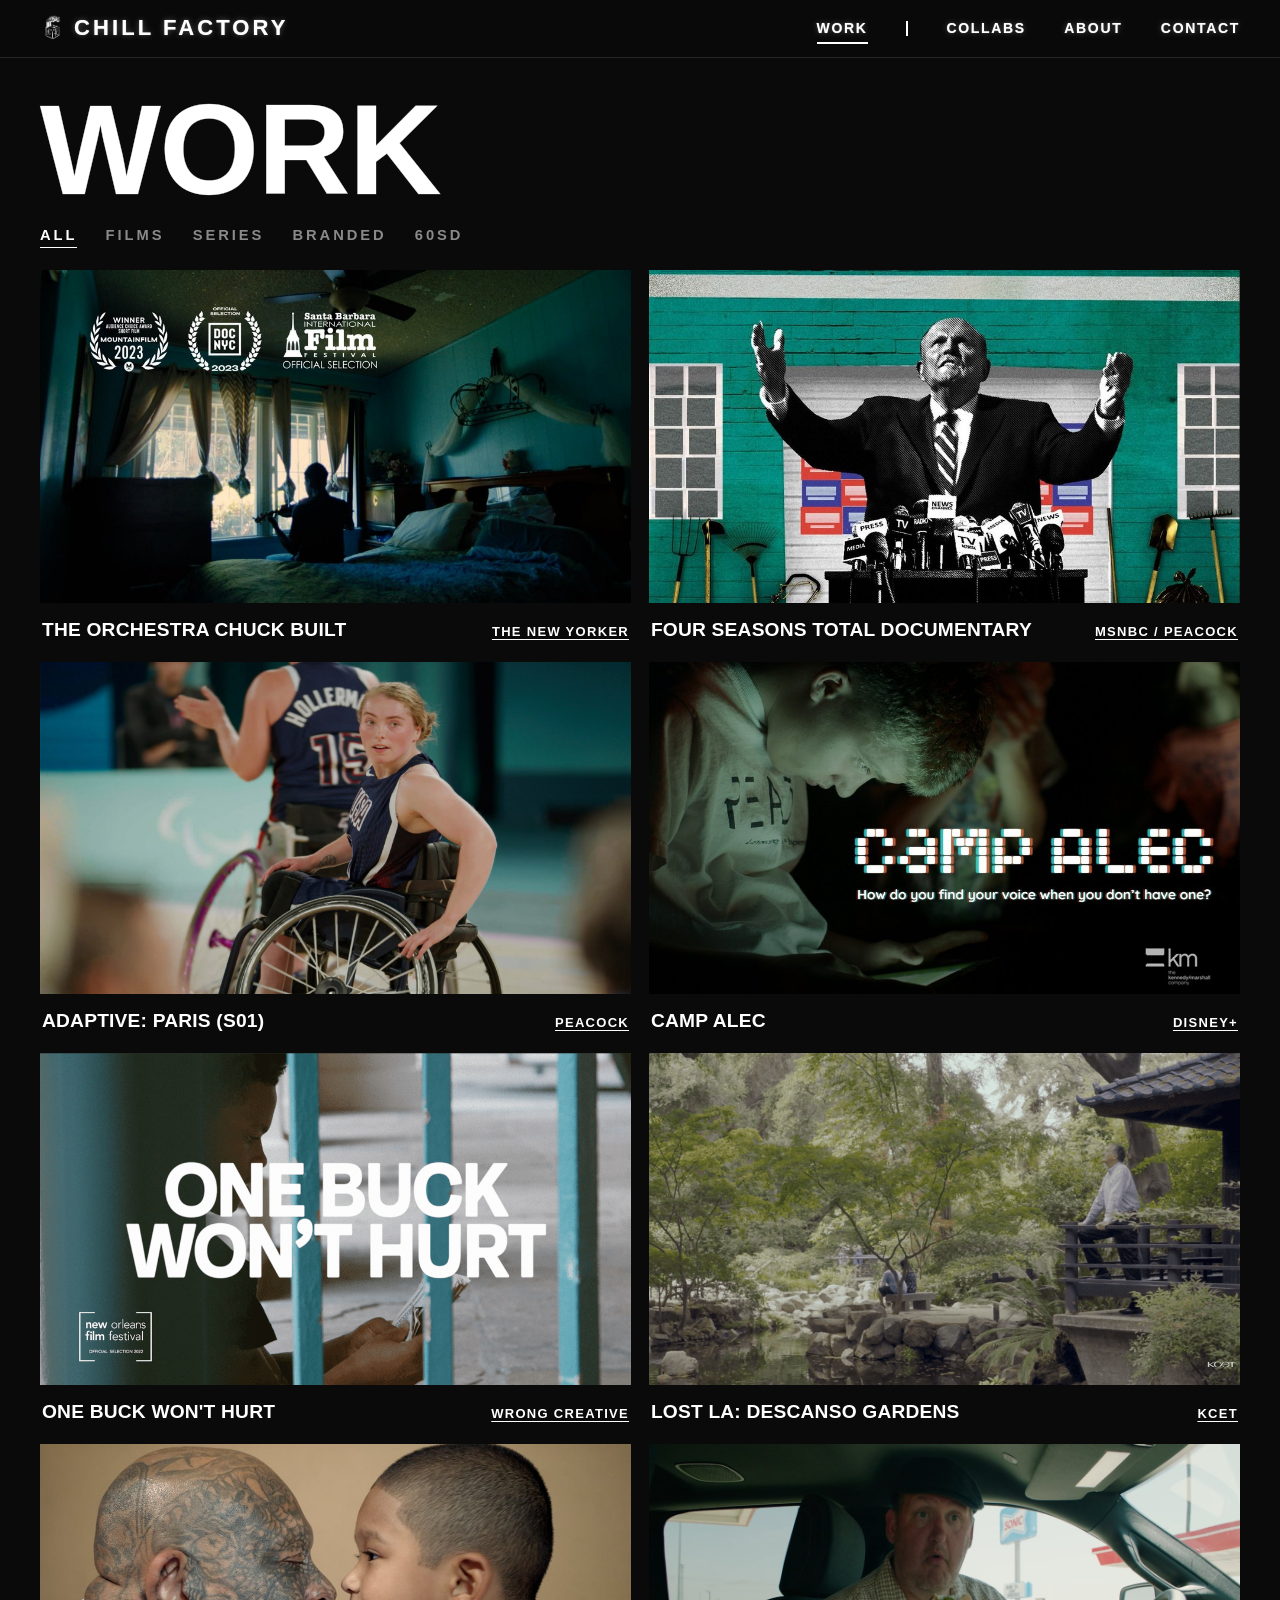
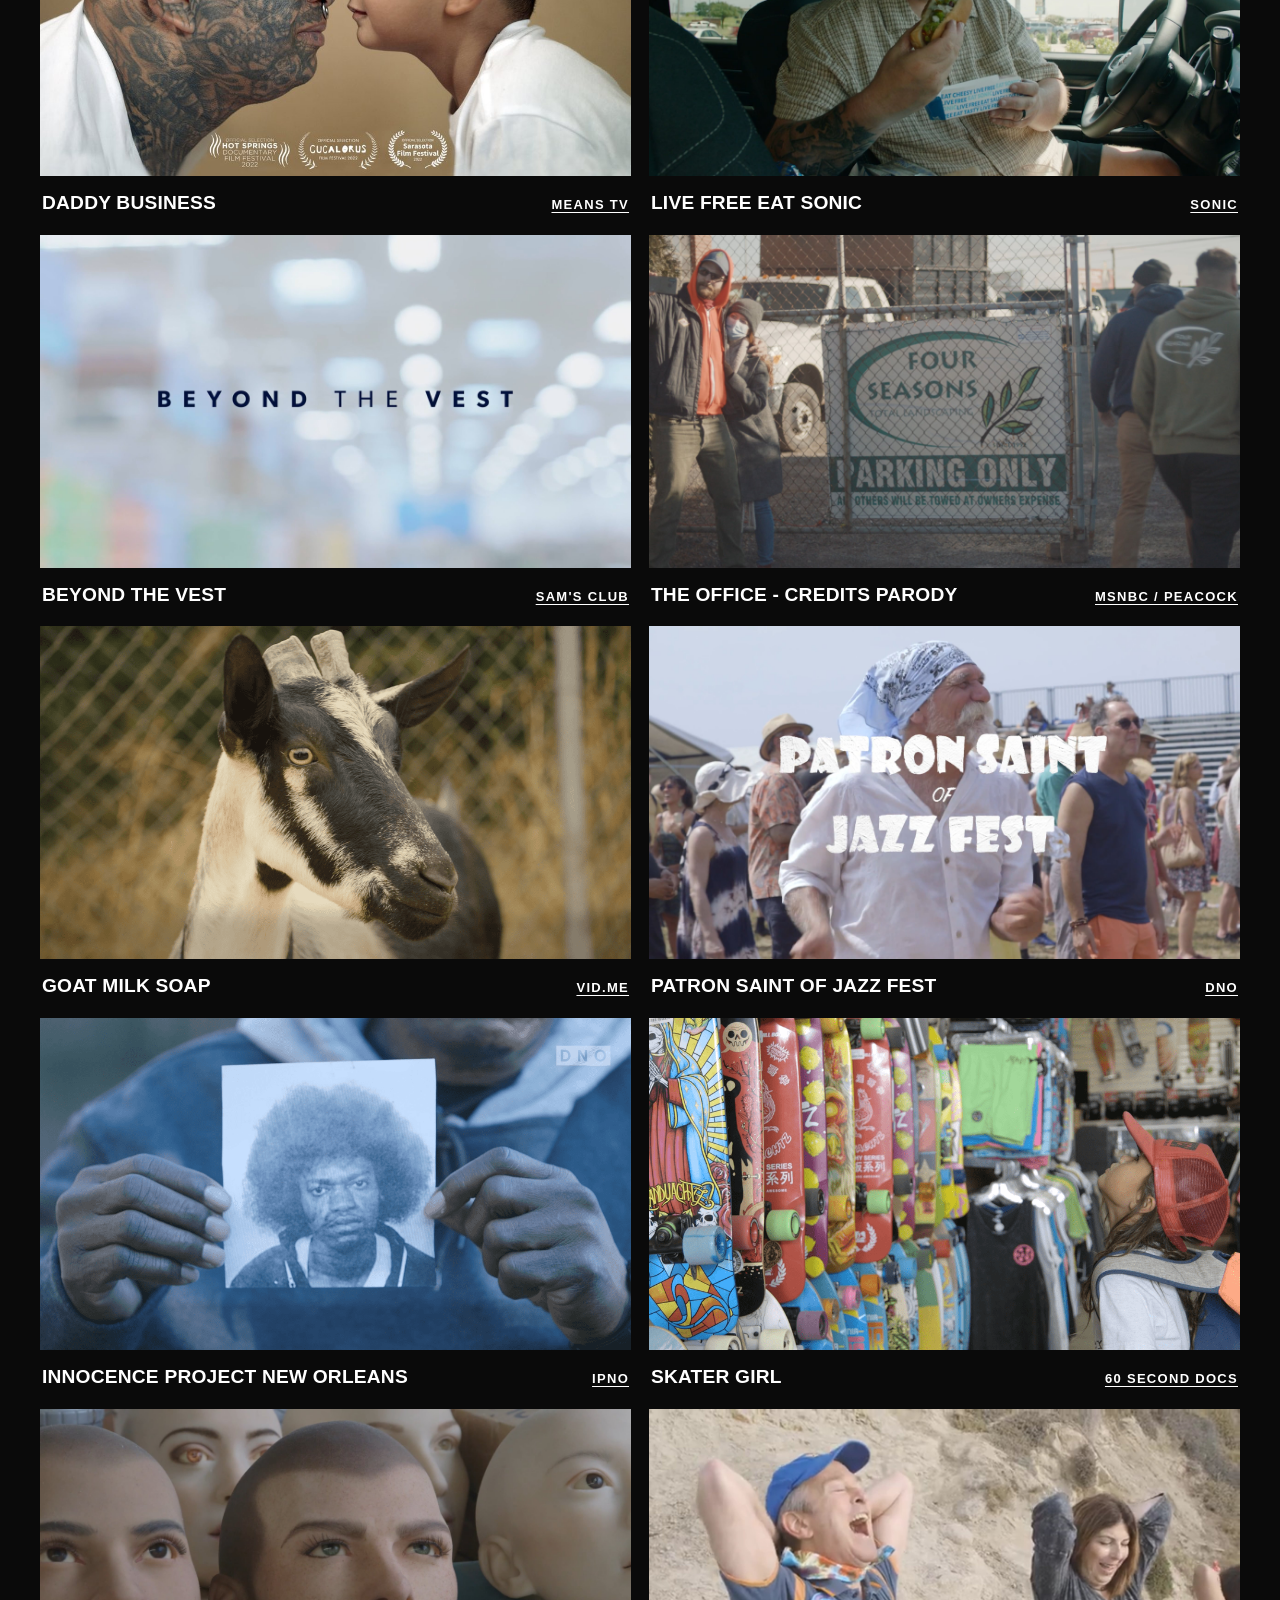
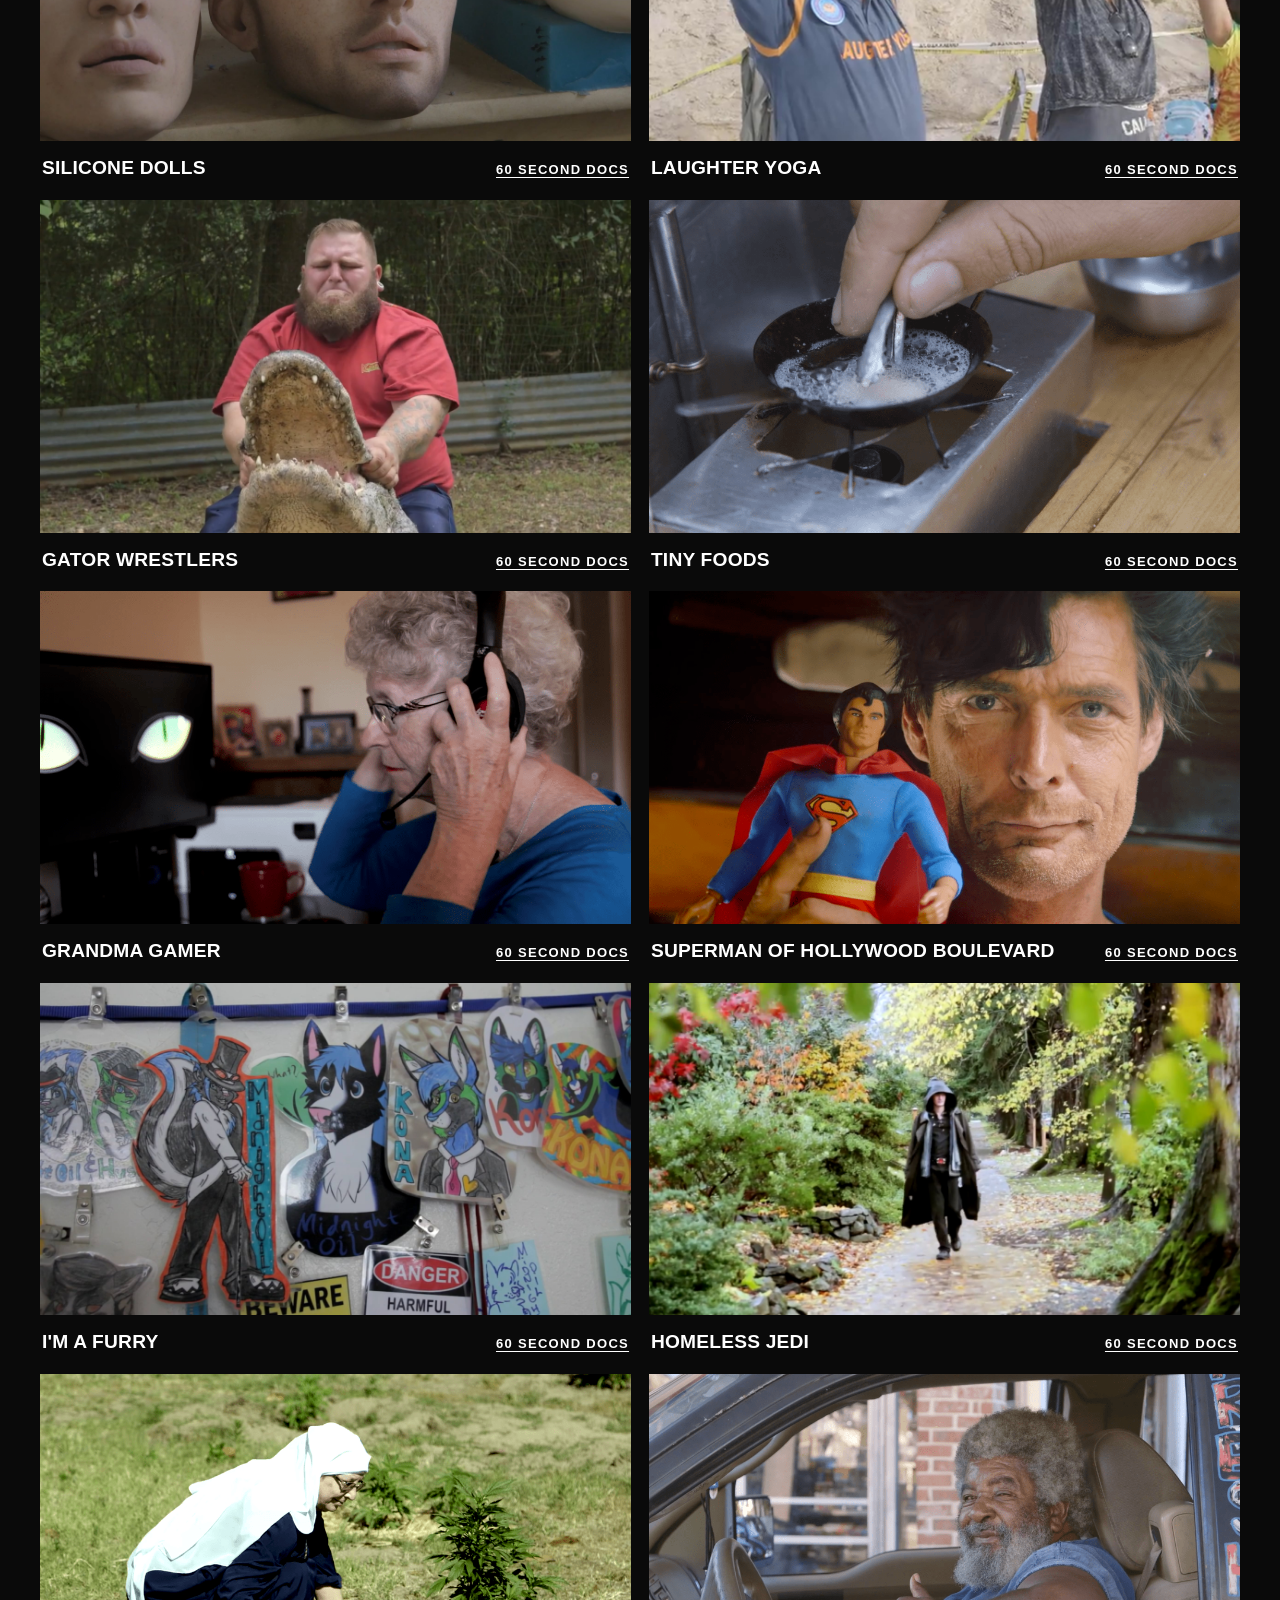
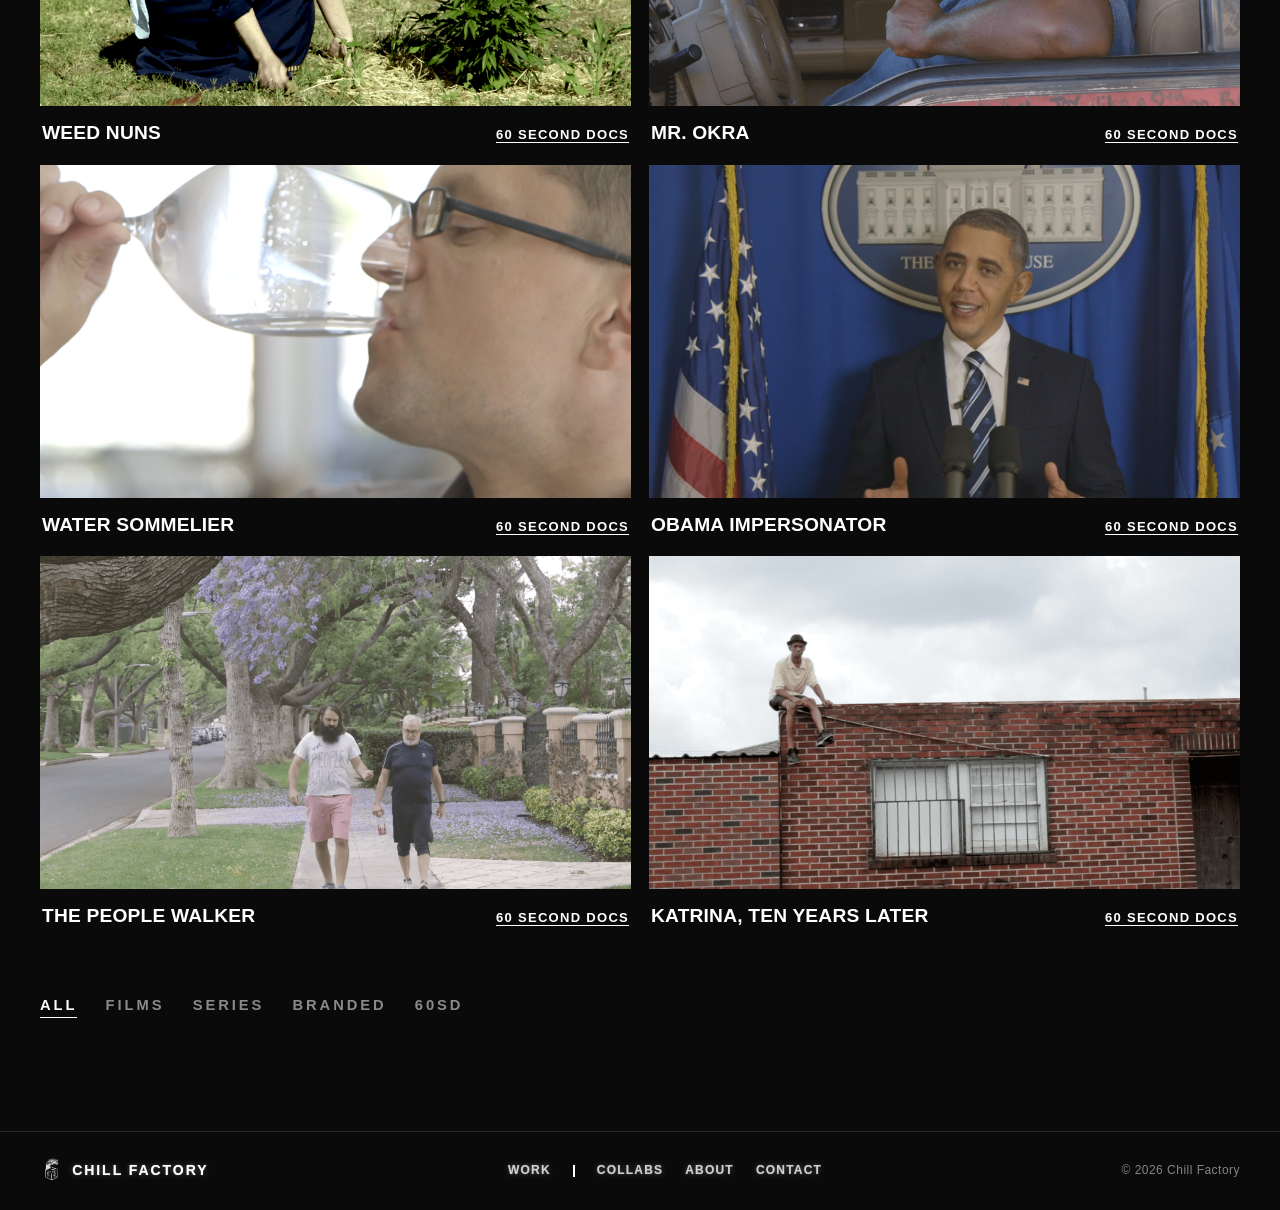
<file: work.html>
<!doctype html>
<html lang="en">
<head>
  <meta charset="utf-8" />
  <meta name="viewport" content="width=device-width, initial-scale=1" />
  <title>WORK — CHILL FACTORY</title>
  <meta name="description" content="Selected documentary and branded films directed by Christopher Stoudt." />
  <!-- Open Graph / social share preview -->
  <meta property="og:type" content="website" />
  <meta property="og:site_name" content="CHILL FACTORY" />
  <meta property="og:url" content="https://chillfactoryfilm.com/work.html" />
  <meta property="og:title" content="WORK — CHILL FACTORY" />
  <meta property="og:description" content="Documentary storytelling for screens big and small." />
  <meta property="og:image" content="https://chillfactoryfilm.com/assets/og-image.jpg" />
  <meta property="og:image:width" content="1200" />
  <meta property="og:image:height" content="630" />
  <meta name="twitter:card" content="summary_large_image" />
  <meta name="twitter:title" content="WORK — CHILL FACTORY" />
  <meta name="twitter:description" content="Documentary storytelling for screens big and small." />
  <meta name="twitter:image" content="https://chillfactoryfilm.com/assets/og-image.jpg" />
  <!-- Favicon / app icon -->
  <link rel="icon" type="image/png" href="/assets/icon.png" />
  <link rel="apple-touch-icon" href="/assets/icon.png" />
  <link rel="stylesheet" href="css/style.css?v=61" />
</head>
<body class="theme-dark">

  <header class="nav">
    <a class="brand" href="index.html">Chill Factory</a>
    <button class="nav-toggle" aria-label="Menu">Menu</button>
    <nav class="nav-links">
      <a href="work.html" aria-current="page">Work</a>
      <span class="nav-divider" aria-hidden="true"></span>
      <a href="features.html">Collabs</a>
      <a href="about.html">About</a>
      <a href="contact.html">Contact</a>
    </nav>
  </header>

  <main>
    <div class="wrap page-head">
      <h1 class="page-title page-title--bright">Work</h1>
      <div class="work-filter" data-work-filter role="group" aria-label="Filter work by category">
        <button type="button" class="work-filter-btn is-active" data-filter="all" aria-pressed="true">All</button>
        <button type="button" class="work-filter-btn" data-filter="films" aria-pressed="false">Films</button>
        <button type="button" class="work-filter-btn" data-filter="series" aria-pressed="false">Series</button>
        <button type="button" class="work-filter-btn" data-filter="branded" aria-pressed="false">Branded</button>
        <button type="button" class="work-filter-btn" data-filter="60sd" aria-pressed="false">60SD</button>
      </div>
    </div>
    <div class="wrap" style="padding-bottom: clamp(48px,9vw,120px)">
      <!-- per-category intro; shown/hidden by setupWorkFilter -->
      <div class="grid-intro" data-grid-sub hidden>
        <div class="grid-intro-text">
          <h2 class="grid-intro-title">60 Second Docs</h2>
          <p class="grid-sub">We helped create the format for <a href="https://www.instagram.com/60secdocs/" target="_blank" rel="noopener">60 Second Docs</a> and produced 93 episodes.<br>It grew into the #1 publisher of documentary content on&nbsp;Facebook.</p>
        </div>
        <div class="grid-intro-badges">
          <img src="assets/webby-2019.png" alt="Webby Award Winner 2019" loading="lazy">
          <img src="assets/webby-2020.png" alt="Webby Award Winner 2020" loading="lazy">
          <img src="assets/webby-2022.png" alt="Webby Award Winner 2022" loading="lazy">
        </div>
      </div>
      <div class="grid" data-grid="all"></div>
      <div class="work-filter work-filter--end" data-work-filter role="group" aria-label="Filter work by category">
        <button type="button" class="work-filter-btn is-active" data-filter="all" aria-pressed="true">All</button>
        <button type="button" class="work-filter-btn" data-filter="films" aria-pressed="false">Films</button>
        <button type="button" class="work-filter-btn" data-filter="series" aria-pressed="false">Series</button>
        <button type="button" class="work-filter-btn" data-filter="branded" aria-pressed="false">Branded</button>
        <button type="button" class="work-filter-btn" data-filter="60sd" aria-pressed="false">60SD</button>
      </div>
    </div>
  </main>

  <footer class="footer">
    <div class="wrap footer-inner">
      <span class="footer-brand"><img src="assets/logo-mark.png" class="footer-mark" alt="" />Chill Factory</span>
      <div class="footer-links">
        <a href="work.html">Work</a>
        <span class="nav-divider" aria-hidden="true"></span>
        <a href="features.html">Collabs</a>
        <a href="about.html">About</a>
        <a href="contact.html">Contact</a>
      </div>
      <small>© <span id="yr"></span> Chill Factory</small>
    </div>
  </footer>

  <script src="js/site.js?v=61"></script>
  <script>document.getElementById("yr").textContent = new Date().getFullYear();</script>
</body>
</html>
</file>
<file: css/style.css>
/* =============================================================================
   CHILL FACTORY — global styles
   Monochrome, bold, grid-driven. No color by design.
============================================================================= */

:root {
  --bg: #ffffff;
  --fg: #0a0a0a;
  --muted: #6f6f6f;
  --line: #e6e6e6;
  --tile: #1a1a1a;
  --maxw: 1600px;
  --gutter: clamp(16px, 4vw, 40px);
  --nav-h: 58px;
  --ease: cubic-bezier(0.22, 1, 0.36, 1);
}

* { box-sizing: border-box; }

html { -webkit-text-size-adjust: 100%; }

body {
  margin: 0;
  background: var(--bg);
  color: var(--fg);
  font-family: "Helvetica Neue", Helvetica, Arial, sans-serif;
  font-weight: 400;
  line-height: 1.4;
  letter-spacing: 0.01em;
  -webkit-font-smoothing: antialiased;
  text-rendering: optimizeLegibility;
}

a { color: inherit; text-decoration: none; }

img, video { display: block; max-width: 100%; }

::selection { background: var(--fg); color: var(--bg); }

/* ---------- dark theme (applied per-page via <body class="theme-dark">) --- */
.theme-dark {
  --bg: #0a0a0a;
  --fg: #ffffff;
  --muted: #8a8a8a;
  --line: #262626;
}
.theme-dark .nav {
  background: rgba(10, 10, 10, 0.86);
  border-bottom-color: var(--line);
}
.theme-dark .project-body p { color: #c9c9c9; }

/* ---------- fixed page video background (e.g. About) --------------------- */
.page-video { background: transparent; }
/* video-page nav: transparent + blurred so the footage flows through (matches
   the landing), instead of a solid bar with a hard cutoff line */
.page-video .nav { background: transparent; border-bottom-color: transparent; }
/* Feather the see-through blur strip: the element-level backdrop-filter ends in
   a hard horizontal seam wherever content scrolls beneath the nav. Move the
   blur onto a ::before that overshoots the bar and mask-fades it out, so
   blurred → sharp is a gradient instead of a cut line. */
.page-video .nav,
.nav.nav--transparent {
  backdrop-filter: none;
  -webkit-backdrop-filter: none;
}
.page-video .nav::before,
.nav.nav--transparent::before {
  content: ""; position: absolute; left: 0; right: 0; top: 0; bottom: -22px;
  z-index: -1; pointer-events: none;
  backdrop-filter: saturate(130%) blur(3px);
  -webkit-backdrop-filter: saturate(130%) blur(3px);
  -webkit-mask-image: linear-gradient(to bottom, #000 55%, transparent 100%);
  mask-image: linear-gradient(to bottom, #000 55%, transparent 100%);
}
.page-bg {
  position: fixed; inset: 0; z-index: -2; overflow: hidden; background: #0a0a0a;
}
.page-bg iframe {
  position: absolute; top: 50%; left: 50%; transform: translate(-50%, -50%);
  width: 100vw; height: 56.25vw; min-height: 100svh; min-width: 177.78svh;
  border: 0; pointer-events: none;
}
/* mobile static background still (used instead of the iframe on touch devices) */
.page-bg img {
  position: absolute; inset: 0; width: 100%; height: 100%; object-fit: cover;
}
.page-bg::after {
  content: ""; position: absolute; inset: 0;
  background: rgba(10, 10, 10, 0.69);   /* scrim keeps text readable */
}
/* readability of About content over the darkened video */
.page-video .about-cols p { color: #d2d2d2; }

/* ---------- layout helpers ---------------------------------------------- */
.wrap { max-width: var(--maxw); margin: 0 auto; padding: 0 var(--gutter); }
/* vertical only — must NOT reset the horizontal gutter inherited from .wrap */
.section { padding-top: clamp(48px, 9vw, 120px); padding-bottom: clamp(48px, 9vw, 120px); }
.eyebrow {
  font-size: 12px; font-weight: 700; text-transform: uppercase;
  letter-spacing: 0.18em; color: var(--muted); margin: 0 0 24px;
}

/* ---------- navigation --------------------------------------------------- */
.nav {
  position: sticky; top: 0; z-index: 100;
  height: var(--nav-h);
  display: flex; align-items: center; justify-content: space-between;
  padding: 0 var(--gutter);
  background: rgba(255, 255, 255, 0.86);
  backdrop-filter: saturate(130%) blur(3px);
  -webkit-backdrop-filter: saturate(130%) blur(3px);
  border-bottom: 1px solid var(--line);
}
.nav.nav--transparent {
  position: fixed; left: 0; right: 0;
  background: transparent; border-bottom-color: transparent;
  color: #fff;
}
.brand {
  display: inline-flex; align-items: center; gap: 8px;
  font-weight: 800; font-size: 22px; letter-spacing: 0.14em;
  text-transform: uppercase;
}
/* ice-cube mark before the wordmark (222x276 → 32px tall; ~2px > footer mark) */
.brand::before {
  content: ""; flex: 0 0 auto; width: 26px; height: 32px;
  background: url("../assets/logo-mark.png") center/contain no-repeat;
  filter: brightness(0) invert(1);
}
/* header + footer wordmarks, nav links, footer links: a subtle static frost glow (no pulse) */
.brand, .footer-brand, .nav-links a, .footer-links a {
  text-shadow: 0 0 6px rgba(255,255,255,0.30), 0 0 1px rgba(255,255,255,0.55);
  transition: text-shadow 0.3s var(--ease), color 0.3s var(--ease);
}
/* brighten the frost glow on hover (same idea as the contact email) */
.brand:hover, .nav-links a:hover, .footer-brand:hover, .footer-links a:hover {
  color: #fff;
  text-shadow: 0 0 9px rgba(255,255,255,0.55), 0 0 2px rgba(255,255,255,0.9);
}
.nav-links { display: flex; gap: clamp(18px, 3vw, 40px); align-items: center; }
.nav-links a {
  font-size: 14px; font-weight: 700; text-transform: uppercase;
  letter-spacing: 0.12em; color: inherit; position: relative; padding: 6px 0;
}
.nav-links a::after {
  content: ""; position: absolute; left: 0; bottom: 0; height: 2px; width: 0;
  background: currentColor; transition: width 0.35s var(--ease);
}
.nav-links a:hover::after,
.nav-links a[aria-current="page"]::after { width: 100%; }

/* thin divider between Work and the rest of the nav (header + footer) */
.nav-divider {
  flex: 0 0 auto; width: 2px; height: 15px;
  background: #fff; align-self: center;
}
.footer-links .nav-divider { height: 12px; }

.nav-toggle {
  display: none; background: none; border: 0; cursor: pointer;
  font: inherit; color: inherit; font-weight: 700; letter-spacing: 0.12em;
  text-transform: uppercase; font-size: 13px;
}

/* ---------- hero / splash ------------------------------------------------ */
.hero {
  position: relative; height: 100svh; min-height: 520px;
  overflow: hidden; background: var(--tile);
}
.hero-media {
  position: absolute; inset: 0; overflow: hidden; z-index: 0;
  background: var(--tile);
}
.hero video, .hero img {
  position: absolute; inset: 0; width: 100%; height: 100%;
  object-fit: cover;
}
/* full-bleed video-background iframe (YouTube/Vimeo): scale so it always covers */
.hero-frame {
  position: absolute; top: 50%; left: 50%; transform: translate(-50%, -50%);
  width: 100vw; height: 56.25vw;            /* 16:9 sized by width  */
  min-height: 100svh; min-width: 177.78svh; /* 16:9 sized by height */
  border: 0; pointer-events: none;
}
.hero::after {
  content: ""; position: absolute; inset: 0; z-index: 1;
  background: linear-gradient(180deg, rgba(0,0,0,0.28) 0%, rgba(0,0,0,0) 30%, rgba(0,0,0,0.42) 100%);
}
.hero-inner {
  position: absolute; inset: 0; z-index: 2;
  display: flex; flex-direction: column; justify-content: flex-end;
  padding: var(--gutter);
  color: #fff;
}
.hero-title {
  margin: 0 0 0 -0.045em; /* offset the "C" glyph's left bearing so it's flush with the sub + button */
  font-weight: 800; letter-spacing: -0.02em;
  font-size: clamp(20px, 7vw, 116px); line-height: 1;
  text-transform: uppercase; white-space: nowrap;
}
.hero-sub {
  margin: 18px 0 0; max-width: 46ch;
  font-size: clamp(14px, 1.6vw, 19px); font-weight: 400; opacity: 0.92;
}
.hero-cta {
  display: inline-flex; align-items: center; gap: 10px; align-self: flex-start;
  margin-top: 30px; padding: 13px 28px;
  border: 1px solid rgba(255, 255, 255, 0.65); color: #fff;
  font-size: 13px; font-weight: 700; text-transform: uppercase; letter-spacing: 0.16em;
  transition: background 0.35s var(--ease), color 0.35s var(--ease);
}
.hero-cta:hover { background: #fff; color: #0a0a0a; }
.hero-cta span { transition: transform 0.35s var(--ease); }
.hero-cta:hover span { transform: translateX(5px); }
.scroll-cue {
  position: absolute; left: 50%; bottom: 22px; transform: translateX(-50%);
  z-index: 2; color: #fff; font-size: 11px; font-weight: 700;
  letter-spacing: 0.2em; text-transform: uppercase; opacity: 0.8;
  animation: bob 2.2s var(--ease) infinite;
}
@keyframes bob { 0%,100% { transform: translate(-50%, 0);} 50% { transform: translate(-50%, 7px);} }

/* ---------- work grid ---------------------------------------------------- */
.grid {
  display: grid; gap: clamp(8px, 1.4vw, 20px);
  grid-template-columns: repeat(2, 1fr);
}
/* One-per-row tiles size themselves to the VIEWPORT HEIGHT: the 16:9 media
   plus the page header must fit above the fold at any window width, so the
   column width is derived from the height budget (100vh minus nav + WORK
   head + card caption), instead of always filling the container. */
.grid--one {
  grid-template-columns: 1fr;
  /* height budget reserves a little air below the caption at the fold;
     the 560px floor guards short viewports (landscape phones, half-height
     windows) where the height math would collapse the tiles */
  max-width: min(100%, max(560px, calc((100vh - 350px) * 1.77778)));
  /* roomier row gap keeps the NEXT film fully below the fold and gives the
     full-width tiles cinematic separation while scrolling */
  row-gap: clamp(40px, 6vh, 72px);
}
.grid--five {
  grid-template-columns: repeat(5, 1fr); gap: clamp(12px, 1.2vw, 18px);
  max-width: 1280px; margin-left: auto; margin-right: auto;
}
/* per-category intro above the grid (currently 60SD only): title + one-liner,
   Webby badges on the right (same convention as 60secdocs.com) */
.grid-intro {
  margin: 0 0 clamp(24px, 3.2vw, 40px);
  display: flex; align-items: center; justify-content: space-between;
  gap: 24px; flex-wrap: wrap;
}
.grid-intro-badges { display: flex; gap: clamp(18px, 1.8vw, 28px); }
.grid-intro-badges img { width: clamp(60px, 5.5vw, 80px); height: auto; }
.grid-intro-title {
  display: inline-block; position: relative; padding-bottom: 7px;
  margin: 0 0 12px; font-size: clamp(19px, 1.9vw, 28px); font-weight: 800;
  letter-spacing: 0.1em; text-transform: uppercase;
}
/* static 2px rule under the title — same treatment as the nav/card hover underline */
.grid-intro-title::after {
  content: ""; position: absolute; left: 0; bottom: 0; height: 2px; width: 100%;
  background: currentColor;
}
/* in-copy link (60 Second Docs → their Instagram): underlined, brightens on hover */
.grid-sub a {
  text-decoration: underline; text-underline-offset: 3px;
  transition: color 0.3s var(--ease);
}
.grid-sub a:hover { color: #fff; }
.grid-sub {
  margin: 0;
  font-size: clamp(13px, 1.05vw, 15px); color: #c9c9c9;
}
.grid-sub--wall { max-width: 1280px; margin-left: auto; margin-right: auto; }
.grid-intro[hidden] { display: none; }
/* 60SD wall mode: captionless contact sheet. The caption stays in the DOM but
   becomes an overlay that fades in over a bottom scrim on hover — the wall
   stays pure image until you reach into it. */
.grid--five .card { position: relative; }
.grid--five .card-meta {
  position: absolute; left: 0; right: 0; bottom: 0; z-index: 2;
  margin: 0; padding: 34px 12px 10px;
  background: linear-gradient(to top, rgba(10, 10, 10, 0.85), transparent);
  opacity: 0; transition: opacity 0.3s var(--ease);
  pointer-events: none;
}
.grid--five .card:hover .card-meta { opacity: 1; }
.grid--five .card-title { font-size: 13px; }
.grid--five .card-client { display: none; }  /* the wall IS the 60SD page — the tag is redundant */
@media (max-width: 720px) {
  /* collapsed to one column the wall is just the normal grid — captions return */
  .grid--five .card-meta {
    position: static; opacity: 1; background: none;
    padding: 14px 2px 0; pointer-events: auto;
  }
  .grid--five .card-client { display: block; }
}
@media (max-width: 720px) {
  .grid, .grid--five { grid-template-columns: 1fr; }
}

/* ---------- work category filter ---------------------------------------- */
/* sits on the baseline of the WORK title, right side; same title typeface but
   thin + tracked so it reads as a quiet caption under the headline */
.work-filter {
  display: flex; flex-wrap: wrap; align-items: baseline;
  gap: clamp(14px, 2.2vw, 30px); margin: 0;
}
.work-filter-btn {
  position: relative; background: none; border: 0; padding: 3px 0; cursor: pointer;
  font-family: inherit; font-weight: 700; font-size: clamp(13px, 1.15vw, 16px);
  letter-spacing: 0.2em; text-transform: uppercase; color: var(--muted);
  transition: color 0.3s var(--ease);
}
.work-filter-btn::after {
  content: ""; position: absolute; left: 0; bottom: -2px; height: 1px; width: 0;
  background: currentColor; transition: width 0.35s var(--ease);
}
.work-filter-btn:hover { color: var(--fg); }
.work-filter-btn.is-active { color: var(--fg); }
.work-filter-btn:hover::after,
.work-filter-btn.is-active::after { width: 100%; }
.work-filter-btn:focus-visible { outline: 2px solid var(--fg); outline-offset: 4px; }
/* the repeat bar at the end of the grid — needs extra clearance on mobile
   so it doesn't crowd the last card's title */
.work-filter--end { margin-top: clamp(40px, 6vw, 64px); }
.work-filter--detail { margin-top: clamp(26px, 4vw, 44px); }

/* hidden by the category filter — .card.card--hidden so it outranks the
   later `.card { display: block }` rule regardless of source order */
.card.card--hidden { display: none; }

.card { display: block; position: relative; }
.card-media {
  position: relative; aspect-ratio: 16 / 9; overflow: hidden;
  background: var(--tile);
}
.card-media video, .card-media img, .card-media iframe {
  width: 100%; height: 100%; object-fit: cover;
  transition: transform 0.7s var(--ease);
}
.card-media iframe { position: absolute; inset: 0; border: 0; pointer-events: none; }
.card:hover .card-media video,
.card:hover .card-media img { transform: scale(1.04); }

.card-meta {
  display: flex; justify-content: space-between; align-items: baseline;
  gap: 16px; padding: 14px 2px 0;
}
.card-title {
  font-size: clamp(15px, 1.5vw, 20px); font-weight: 700; letter-spacing: 0.01em;
  text-transform: uppercase; position: relative;
  transition: text-shadow 0.3s var(--ease);
}
/* card title brightens with a frost glow on hover, matching the nav/footer hover */
.card:hover .card-title { text-shadow: 0 0 9px rgba(255,255,255,0.55), 0 0 2px rgba(255,255,255,0.9); }
/* hovering anywhere on the card (incl. the video) slides an underline under the
   title, matching the header nav hover */
.card-title::after {
  content: ""; position: absolute; left: 0; bottom: -3px; height: 2px; width: 0;
  background: currentColor;
}
/* underline just appears on hover — no slide in either direction */
.card:hover .card-title::after { width: 100%; }
.card-client {
  font-size: 13px; font-weight: 700; color: #fff;
  text-transform: uppercase; letter-spacing: 0.1em; white-space: nowrap;
  text-decoration: underline; text-underline-offset: 3px;
}
@media (max-width: 720px) {
  .card-meta { flex-direction: column; gap: 4px; }
  .card-client { white-space: normal; }
}

/* ---------- page header -------------------------------------------------- */
/* vertical only — keep .wrap's horizontal gutter (was flush to the edge) */
.page-head {
  /* WORK sits right under the nav; first grid tile well above the fold */
  padding-top: clamp(18px, 2.5vw, 36px); padding-bottom: clamp(14px, 2vw, 24px);
  display: flex; flex-direction: column; align-items: flex-start;
  gap: clamp(8px, 1.2vw, 14px);
}
.page-title {
  margin: 0; font-weight: 800; text-transform: uppercase; line-height: 0.94;
  letter-spacing: -0.01em; font-size: clamp(40px, 10vw, 128px);
}

/* ---------- frozen headlines (Chill Factory) ----------------------------- */
/* Big page headlines get a crisp frost "rime" edge + a slow, subtle breathing
   frost halo — monochrome, playing on the "chill" theme. */
.hero-title, .page-title, .project-title, .feature-title, .grid-intro-title, .email-huge {
  -webkit-text-stroke: 0.5px rgba(255, 255, 255, 0.5);
  animation: frost-breathe 6s ease-in-out infinite;
}
@keyframes frost-breathe {
  0%, 100% { text-shadow: 0 0 5px rgba(255,255,255,0.24), 0 0 1px rgba(255,255,255,0.83); }
  50%      { text-shadow: 0 0 16px rgba(255,255,255,0.47), 0 0 2px rgba(255,255,255,0.9); }
}
/* the contact email glows harder than the headlines — its own brighter halo */
.email-huge {
  -webkit-text-stroke: 0.6px rgba(255, 255, 255, 0.65);
  animation-name: frost-breathe-strong;
}
@keyframes frost-breathe-strong {
  0%, 100% { text-shadow: 0 0 12px rgba(255,255,255,0.41), 0 0 3px rgba(255,255,255,0.9); }
  50%      { text-shadow: 0 0 33px rgba(255,255,255,0.735), 0 0 5px rgba(255,255,255,1); }
}
/* About + Work page titles glow a step harder than the other headlines */
.page-title--bright, .hero-title {
  -webkit-text-stroke: 0.6px rgba(255, 255, 255, 0.65);
  animation-name: frost-breathe-strong; /* same halo as the contact email */
}
/* Work sits on solid black, where the strong halo reads much heavier than the
   same glow does over About's darkened video. Dial the Work title down so the
   two pages look matched. (Work is the only bright title on a non-video page.) */
body:not(.page-video) .page-title--bright {
  -webkit-text-stroke: 0.55px rgba(255, 255, 255, 0.6);
  animation-name: frost-breathe-work;
}
@keyframes frost-breathe-work {
  0%, 100% { text-shadow: 0 0 10px rgba(255,255,255,0.36), 0 0 3px rgba(255,255,255,0.88); }
  50%      { text-shadow: 0 0 28px rgba(255,255,255,0.66), 0 0 4px rgba(255,255,255,0.95); }
}
/* accessibility: hold still (but keep a static frost glow) if motion is off */
@media (prefers-reduced-motion: reduce) {
  .hero-title, .page-title, .project-title, .feature-title, .grid-intro-title, .email-huge {
    animation: none;
    text-shadow: 0 0 7px rgba(255,255,255,0.26), 0 0 1px rgba(255,255,255,0.85);
  }
  .email-huge {
    text-shadow: 0 0 18px rgba(255,255,255,0.5), 0 0 3px rgba(255,255,255,0.95);
  }
  .page-title--bright, .hero-title {
    text-shadow: 0 0 18px rgba(255,255,255,0.5), 0 0 3px rgba(255,255,255,0.95);
  }
}

/* ---------- project detail ----------------------------------------------- */
.back-link {
  display: inline-block; margin-bottom: 28px; font-size: 12px; font-weight: 700;
  text-transform: uppercase; letter-spacing: 0.14em; color: var(--muted);
}
.back-link:hover { color: var(--fg); }
.project-hero {
  position: relative; /* anchors the absolutely-positioned embed iframe */
  aspect-ratio: 16 / 9; background: var(--tile); overflow: hidden;
  margin-bottom: clamp(28px, 5vw, 56px);
}
.project-hero video, .project-hero img { width: 100%; height: 100%; object-fit: cover; }
/* 60SD detail pages: many masters are 720p — a full-bleed frame flatters no one.
   Cap the player from the viewport height so the player AND the title below it
   share the first screen; centered, with a floor for short viewports. */
.project-hero--compact {
  max-width: min(100%, 1280px, max(560px, calc((100vh - 345px) * 1.77778)));
  margin-left: auto; margin-right: auto;
}

.project-grid {
  display: grid; grid-template-columns: 1.4fr 1fr;
  gap: clamp(28px, 6vw, 80px); align-items: start;
}
@media (max-width: 860px) { .project-grid { grid-template-columns: 1fr; gap: 40px; } }

.project-title {
  margin: 0 0 20px; font-weight: 800; text-transform: uppercase;
  line-height: 0.98; letter-spacing: -0.01em; font-size: clamp(30px, 5vw, 60px);
}
/* title summary = logline + description, italicized for all work */
.logline { font-size: clamp(18px, 2.2vw, 26px); font-weight: 400; font-style: italic; line-height: 1.3; margin: 0 0 28px; }
.project-body p { font-size: 16px; line-height: 1.65; font-style: italic; color: #2a2a2a; margin: 0 0 18px; }

.meta-list { border-top: 1px solid var(--line); }
.meta-row {
  display: flex; justify-content: space-between; gap: 20px;
  padding: 14px 0; border-bottom: 1px solid var(--line);
}
.meta-row dt { font-size: 12px; font-weight: 700; text-transform: uppercase; letter-spacing: 0.12em; color: var(--muted); margin: 0; }
.meta-row dd { margin: 0; font-size: 14px; text-align: right; font-weight: 500; }

.tag-block { margin-top: 34px; }
.tag-block h3 { font-size: 12px; font-weight: 700; text-transform: uppercase; letter-spacing: 0.14em; color: var(--muted); margin: 0 0 12px; }
.tag-block ul { list-style: none; margin: 0; padding: 0; }
.tag-block li { font-size: 14px; padding: 7px 0; border-bottom: 1px solid var(--line); }
/* festival-laurel bullet for the Recognition list (masked to the text colour) */
.tag-block--laurels li { position: relative; padding-left: 32px; }
.tag-block--laurels li::before {
  content: ""; position: absolute; left: 0; top: 50%; transform: translateY(-50%);
  width: 24px; height: 21px; opacity: 0.5;
  background-color: currentColor;
  -webkit-mask: url("../assets/laurel.png") center/contain no-repeat;
  mask: url("../assets/laurel.png") center/contain no-repeat;
}

/* Outline chip — ghost box that fills on hover. Shared look with the Collab
   .poster-chip below and a sibling of the home hero's .hero-cta, so the whole
   site reads as one kit. (Only used on .theme-dark pages, hence the white.) */
.watch-btn {
  display: inline-flex; align-items: center; gap: 8px;
  margin-top: 30px; padding: 14px 30px;
  background: transparent; color: #fff;
  border: 1px solid rgba(255, 255, 255, 0.55);
  font-size: 13px; font-weight: 700;
  text-transform: uppercase; letter-spacing: 0.14em;
  transition: background 0.3s var(--ease), color 0.3s var(--ease), border-color 0.3s var(--ease);
}
.watch-btn:hover { background: #fff; color: #0a0a0a; border-color: #fff; }

.prevnext {
  display: flex; justify-content: space-between; gap: 20px;
  margin-top: clamp(48px, 8vw, 100px); padding-top: 28px; border-top: 1px solid var(--line);
}
/* Collabs prev/next: full-width like Work, aligned to the centered stage. Hugs the
   text column as long as the text is at least as tall as the poster (which it is on
   the content-rich pages; short pages carry a description to clear the poster). */
.feature-stage + .prevnext {
  max-width: 1180px; margin-inline: auto; margin-top: clamp(14px, 2vw, 22px);
  padding-bottom: clamp(40px, 6vh, 72px); /* breathing room between the nav and the footer */
}
.prevnext a { font-size: 14px; font-weight: 700; text-transform: uppercase; letter-spacing: 0.1em; }
.prevnext a:hover { color: var(--muted); }
.prevnext .disabled { color: var(--line); pointer-events: none; }

/* ---------- about -------------------------------------------------------- */
.about-lead {
  font-size: clamp(22px, 3.4vw, 46px); font-weight: 500; line-height: 1.12;
  letter-spacing: -0.015em; max-width: none;
}
.about-cols {
  display: grid; grid-template-columns: 1fr 1fr; gap: clamp(28px, 6vw, 80px);
  margin-top: clamp(40px, 7vw, 90px); align-items: start;
}
@media (max-width: 860px) { .about-cols { grid-template-columns: 1fr; gap: 44px; } }
.about-cols p { font-size: 16px; line-height: 1.7; color: #2a2a2a; margin: 0 0 18px; max-width: 60ch; }

.logo-grid {
  display: grid; grid-template-columns: repeat(3, 1fr);
  border-top: 1px solid var(--line); border-left: 1px solid var(--line);
  margin-top: 8px;
}
@media (max-width: 520px) { .logo-grid { grid-template-columns: repeat(2, 1fr); } }
.logo-cell {
  border-right: 1px solid var(--line); border-bottom: 1px solid var(--line);
  aspect-ratio: 16 / 10; display: flex; align-items: center; justify-content: center;
  text-align: center; padding: 16px; font-weight: 700; font-size: clamp(12px, 1.3vw, 15px);
  text-transform: uppercase; letter-spacing: 0.06em; color: #222;
}

/* ---------- brand logo cluster ------------------------------------------- */
.logo-wall {
  display: flex; flex-wrap: wrap; align-items: center;
  gap: clamp(26px, 3.6vw, 52px); margin-top: 16px;
}
.logo-item { display: flex; align-items: center; justify-content: center; }
/* unify every logo to one light monochrome tone while keeping internal contrast
   (grayscale, not a flat fill) so multi-colour marks like Sonic stay legible */
.brand-logo {
  height: clamp(26px, 3.4vw, 40px); width: auto; max-width: 165px;
  object-fit: contain;
  filter: grayscale(1) invert(1) brightness(1.08);
  opacity: 0.82; transition: opacity 0.3s var(--ease);
}
.logo-item:hover .brand-logo { opacity: 1; }
/* logos that are already light (e.g. white MSNBC): desaturate, don't invert */
.logo--light .brand-logo { filter: grayscale(1) brightness(1.6); }
.brand-name {
  font-weight: 700; font-size: clamp(14px, 1.6vw, 18px);
  text-transform: uppercase; letter-spacing: 0.04em; color: #f0f0f0;
}

/* ---------- press list --------------------------------------------------- */
.press-list { border-top: 1px solid var(--line); margin-top: 8px; }
.press-item {
  display: grid; grid-template-columns: 1fr auto; align-items: baseline;
  gap: 6px 16px; padding: 16px 0; border-bottom: 1px solid var(--line);
  transition: opacity 0.3s var(--ease);
}
.press-item:hover { opacity: 0.55; }
.press-outlet {
  grid-column: 1 / -1; font-size: 11px; font-weight: 700; text-transform: uppercase;
  letter-spacing: 0.16em; color: var(--muted);
}
.press-title { font-size: 15px; font-weight: 500; line-height: 1.35; }
.press-arrow { font-size: 13px; color: var(--muted); }

/* ---------- contact ------------------------------------------------------ */
.contact-wrap { min-height: calc(100svh - var(--nav-h)); display: flex; align-items: center; }
/* sticky-footer layout so the footer sits flush at the bottom with the email
   centered above it — no stranded gap */
.page-contact { min-height: 100svh; display: flex; flex-direction: column; }
.page-contact main { flex: 1 0 auto; display: flex; flex-direction: column; }
.page-contact .contact-wrap { flex: 1 1 auto; min-height: 0; }
/* the gutter is too narrow on phones to hang the footer mark cleanly — hide it */
@media (max-width: 768px) {
  .footer-mark { display: none; }
  /* the contact-note line break is a desktop-only nicety — let it flow on phones */
  .page-contact [data-site="contactNote"] br { display: none; }
}
.email-huge {
  display: inline-block; font-weight: 800; letter-spacing: -0.02em;
  font-size: clamp(26px, 6.2vw, 84px); line-height: 1.02; text-transform: none;
  word-break: break-word;
}
.email-huge:hover {
  color: #fff; animation: none;
  text-shadow: 0 0 28px rgba(255,255,255,0.95), 0 0 8px rgba(255,255,255,1), 0 0 2px rgba(255,255,255,1);
}
.social-row { display: flex; flex-wrap: wrap; gap: 26px; margin-top: 44px; }
.social-row a { font-size: 13px; font-weight: 700; text-transform: uppercase; letter-spacing: 0.14em; color: var(--muted); }
.social-row a:hover { color: var(--fg); }

/* ---------- footer ------------------------------------------------------- */
.footer { background: #0a0a0a; color: #fff; }
/* divider when the page itself is dark (e.g. Work), so the footer reads apart */
.theme-dark .footer { border-top: 1px solid var(--line); }
.footer-inner {
  padding-top: 24px; padding-bottom: 24px;
  display: flex; flex-wrap: wrap; gap: 16px; justify-content: space-between; align-items: center;
  max-width: none; /* full-bleed like the nav, so the footer brand aligns with the header brand */
}
.footer-brand {
  display: inline-flex; align-items: center; gap: 8px;
  font-weight: 800; letter-spacing: 0.14em; text-transform: uppercase; font-size: 14px; color: #fff;
}
.footer-mark { height: 30px; width: auto; filter: brightness(0) invert(1); }
.footer small { color: rgba(255, 255, 255, 0.5); font-size: 12px; letter-spacing: 0.04em; }
.footer-links { display: flex; gap: 22px; }
.footer-links a { font-size: 12px; font-weight: 700; text-transform: uppercase; letter-spacing: 0.1em; color: rgba(255, 255, 255, 0.6); }
.footer-links a:hover { color: #fff; }

/* ---------- reveal-on-scroll -------------------------------------------- */
.reveal { opacity: 0; transform: translateY(22px); transition: opacity 0.8s var(--ease), transform 0.8s var(--ease); }
.reveal.in { opacity: 1; transform: none; }
@media (prefers-reduced-motion: reduce) {
  .reveal { opacity: 1; transform: none; transition: none; }
  .scroll-cue { animation: none; }
}

/* ---------- features: one-sheet grid ------------------------------------ */
/* The one-sheet is the statement, so tiles are portrait (2:3) poster crops. */
.sheet-grid {
  display: grid; grid-template-columns: repeat(3, 1fr);
  gap: clamp(16px, 2.4vw, 34px);
  /* Fold guard (same trick as the Films/Series grids): cap the row's width from
     the viewport HEIGHT so the tallest poster (Motel Drive, 0.647 ratio) plus
     its caption clears the fold on any screen. ~370px = page head + card meta.
     900px floor keeps landscape-phone viewports from crushing the cards. */
  max-width: min(100%, max(900px, calc(((100vh - 370px) * 0.6667 * 3) + 68px)));
  margin-left: auto; margin-right: auto;
}
@media (max-width: 900px) { .sheet-grid { grid-template-columns: repeat(2, 1fr); } }
@media (max-width: 460px) { .sheet-grid { grid-template-columns: 1fr; } }

.sheet { display: block; }
.sheet-art {
  position: relative; aspect-ratio: 2 / 3; overflow: hidden;
  background: var(--tile); box-shadow: 0 18px 50px rgba(0, 0, 0, 0.45);
}
/* Uniform 2:3 cover-crop. Verified against the actual poster files: the
   centered crop removes only paint/photo bleed — every text element on all
   three one-sheets survives with margin (see 2026-07 crop-line renders). */
.sheet-art img {
  width: 100%; height: 100%; object-fit: cover; display: block;
  transition: transform 0.7s var(--ease);
}
.sheet:hover .sheet-art img { transform: scale(1.04); }
/* placeholder sheets for films without key art yet */
.sheet-art--empty {
  display: flex; align-items: center; justify-content: center; text-align: center;
  padding: 24px; border: 1px solid rgba(255, 255, 255, 0.1); box-shadow: none;
}
.sheet-art--empty span {
  font-size: clamp(12px, 1.4vw, 15px); font-weight: 700; text-transform: uppercase;
  letter-spacing: 0.14em; color: rgba(255, 255, 255, 0.26);
}
.sheet-meta { padding: 14px 2px 0; }
.sheet-title {
  font-size: clamp(15px, 1.5vw, 20px); font-weight: 700; letter-spacing: 0.01em;
  text-transform: uppercase; color: #fff;
}
.sheet-role {
  display: block; margin-top: 5px; font-size: 12px; color: #fff;
  text-transform: uppercase; letter-spacing: 0.1em;
  /* same static frost glow as the nav/footer links — no pulse */
  text-shadow: 0 0 6px rgba(255, 255, 255, 0.3), 0 0 1px rgba(255, 255, 255, 0.55);
}

/* ---------- feature film page (poster-forward, over video bg) ------------ */
.feature-stage {
  max-width: 1180px; margin-inline: auto;
  display: grid; grid-template-columns: auto 1fr;
  gap: clamp(32px, 5vw, 72px); align-items: start;
  padding: clamp(96px, 13vh, 150px) 0 clamp(52px, 8vh, 100px);
}
/* keep the poster pinned in view while the longer copy scrolls past it */
.feature-poster { position: sticky; top: calc(var(--nav-h) + 28px); }
@media (max-width: 820px) {
  .feature-stage {
    grid-template-columns: 1fr; gap: 40px; align-items: start;
    padding-top: clamp(88px, 15vh, 118px);
  }
}
.feature-poster { justify-self: start; }
.feature-poster img {
  display: block; height: min(76vh, 760px); width: auto; max-width: 100%;
  box-shadow: 0 40px 90px rgba(0, 0, 0, 0.6); border: 1px solid rgba(255, 255, 255, 0.08);
}
@media (max-width: 820px) {
  .feature-poster { position: static; }
  .feature-poster img { height: auto; width: min(72vw, 360px); }
}
/* watch chips under the poster — matched to the work-page .watch-btn chip
   (solid fill, square corners, 13px / .14em, fade on hover) so the Collab
   detail pages and the Work detail pages read as the same component. */
.poster-chips { display: flex; flex-wrap: wrap; gap: 10px; margin-top: 16px; }
.poster-chip {
  display: inline-flex; align-items: center; gap: 8px; padding: 14px 30px;
  background: transparent; color: #fff; border-radius: 0;
  border: 1px solid rgba(255, 255, 255, 0.55);
  font-size: 13px; font-weight: 700; text-transform: uppercase; letter-spacing: 0.14em;
  text-decoration: none;
  transition: background 0.3s var(--ease), color 0.3s var(--ease), border-color 0.3s var(--ease);
}
.poster-chip:hover { background: #fff; color: #0a0a0a; border-color: #fff; }

.feature-info { color: #fff; max-width: none; }
.feature-info .back-link { color: rgba(255, 255, 255, 0.6); }
.feature-info .back-link:hover { color: #fff; }
.feature-title {
  margin: 0; font-weight: 800; text-transform: uppercase; line-height: 0.98;
  letter-spacing: -0.01em; font-size: clamp(32px, 4.2vw, 50px); text-wrap: balance;
}
.feature-logline {
  font-size: clamp(14px, 1.35vw, 16px); font-weight: 400; font-style: italic;
  line-height: 1.6; margin: 20px 0 0; color: rgba(255, 255, 255, 0.82);
}
.feature-desc {
  font-size: clamp(14px, 1.3vw, 15.5px); line-height: 1.7;
  color: rgba(255, 255, 255, 0.7); margin: 16px 0 0;
}
/* prominent role lead at the top of a feature page (mirrors the Rachel dev pages);
   monochrome adaptation — white role value carries the static frost glow */
.role-lead { margin: clamp(28px, 4vw, 44px) 0 0; padding-bottom: 18px; border-bottom: 1px solid rgba(255, 255, 255, 0.16); }
.role-lead-label {
  display: block; font-size: 14px; font-weight: 800; text-transform: uppercase;
  letter-spacing: 0.16em; color: #fff; margin-bottom: 8px;
}
.role-lead-role {
  display: block; font-weight: 800; font-size: clamp(21px, 2.6vw, 33px);
  letter-spacing: -0.02em; line-height: 1.04; color: #fff;
  text-shadow: 0 0 7px rgba(255, 255, 255, 0.28), 0 0 1px rgba(255, 255, 255, 0.55);
}
/* role + status pill on one line (e.g. in-production Collabs) */
/* role tags: flush-left row UNDER the role (Rachel-site design, in white).
   --fill = solid box (the format, e.g. FEATURE DOCUMENTARY);
   --line = outlined box (the status, e.g. IN PRODUCTION). */
.role-tags { display: flex; flex-wrap: wrap; gap: 14px; margin-top: 18px; }
.role-tag {
  display: inline-block;
  font-size: 13px; font-weight: 700; text-transform: uppercase; letter-spacing: 0.14em;
  padding: 12px 22px; border-radius: 0;
}
.role-tag--fill { background: #fff; color: #0a0a0a; border: 1px solid #fff; }
/* smaller tag scale for the Collabs listing cards — one row, never wraps */
.role-tags--sheet { gap: 8px; margin-top: 12px; flex-wrap: nowrap; }
.role-tags--sheet .role-tag {
  font-size: 10px; padding: 6px 10px; letter-spacing: 0.1em; white-space: nowrap;
}
.role-tag--line { background: transparent; color: #fff; border: 1px solid rgba(255, 255, 255, 0.85); }

/* critic pull quote on a feature page (optionally wrapped in a link to the review) */
a.feature-quote-link { display: block; text-decoration: none; color: inherit; }
a.feature-quote-link .feature-quote { transition: border-color 0.3s var(--ease); }
a.feature-quote-link:hover .feature-quote { border-left-color: #fff; }
a.feature-quote-link:hover cite { color: #fff; }
a.feature-quote-link:focus-visible { outline: 2px solid var(--fg); outline-offset: 6px; }
.feature-quote { margin: clamp(24px, 4vw, 36px) 0 0; padding-left: 18px; border-left: 2px solid rgba(255, 255, 255, 0.32); }
.feature-quote p {
  margin: 0; font-size: clamp(18px, 2vw, 23px); font-style: italic;
  line-height: 1.4; color: #fff;
}
.feature-quote cite {
  display: block; margin-top: 12px; font-style: normal; font-size: 12px;
  font-weight: 700; text-transform: uppercase; letter-spacing: 0.12em; color: rgba(255, 255, 255, 0.62);
}
.feature-quote cite span { color: rgba(255, 255, 255, 0.42); }

/* feature affiliation rows — a vertical label/value list like the detail pages, on dark */
.feature-meta { display: block; margin-top: clamp(26px, 4vw, 38px); border-top: 1px solid rgba(255, 255, 255, 0.16); }
.feature-meta > div {
  display: flex; justify-content: space-between; align-items: baseline; gap: 24px;
  padding: 12px 0; border-bottom: 1px solid rgba(255, 255, 255, 0.12);
}
.feature-meta dt {
  flex: none; margin: 0; font-size: 12px; font-weight: 700; text-transform: uppercase;
  letter-spacing: 0.12em; color: rgba(255, 255, 255, 0.55);
}
.feature-meta dd { margin: 0; font-size: 14px; font-weight: 500; color: #fff; text-align: right; }

/* ---------- mobile nav --------------------------------------------------- */
@media (max-width: 640px) {
  .nav-toggle { display: block; }
  .nav-links {
    position: fixed; inset: var(--nav-h) 0 auto 0;
    flex-direction: column; align-items: flex-start; gap: 0;
    background: #0a0a0a; border-bottom: 1px solid rgba(255, 255, 255, 0.14);
    padding: 8px var(--gutter) 20px;
    transform: translateY(-120%); transition: transform 0.4s var(--ease);
    color: #fff;
  }
  .nav-links.open { transform: translateY(0); }
  .nav-links a { width: 100%; padding: 16px 0; border-bottom: 1px solid rgba(255, 255, 255, 0.12); font-size: 16px; }
  /* vertical divider makes no sense in the stacked mobile menu */
  .nav-links .nav-divider { display: none; }
  .nav--transparent .nav-links { color: #fff; }
}
</file>
